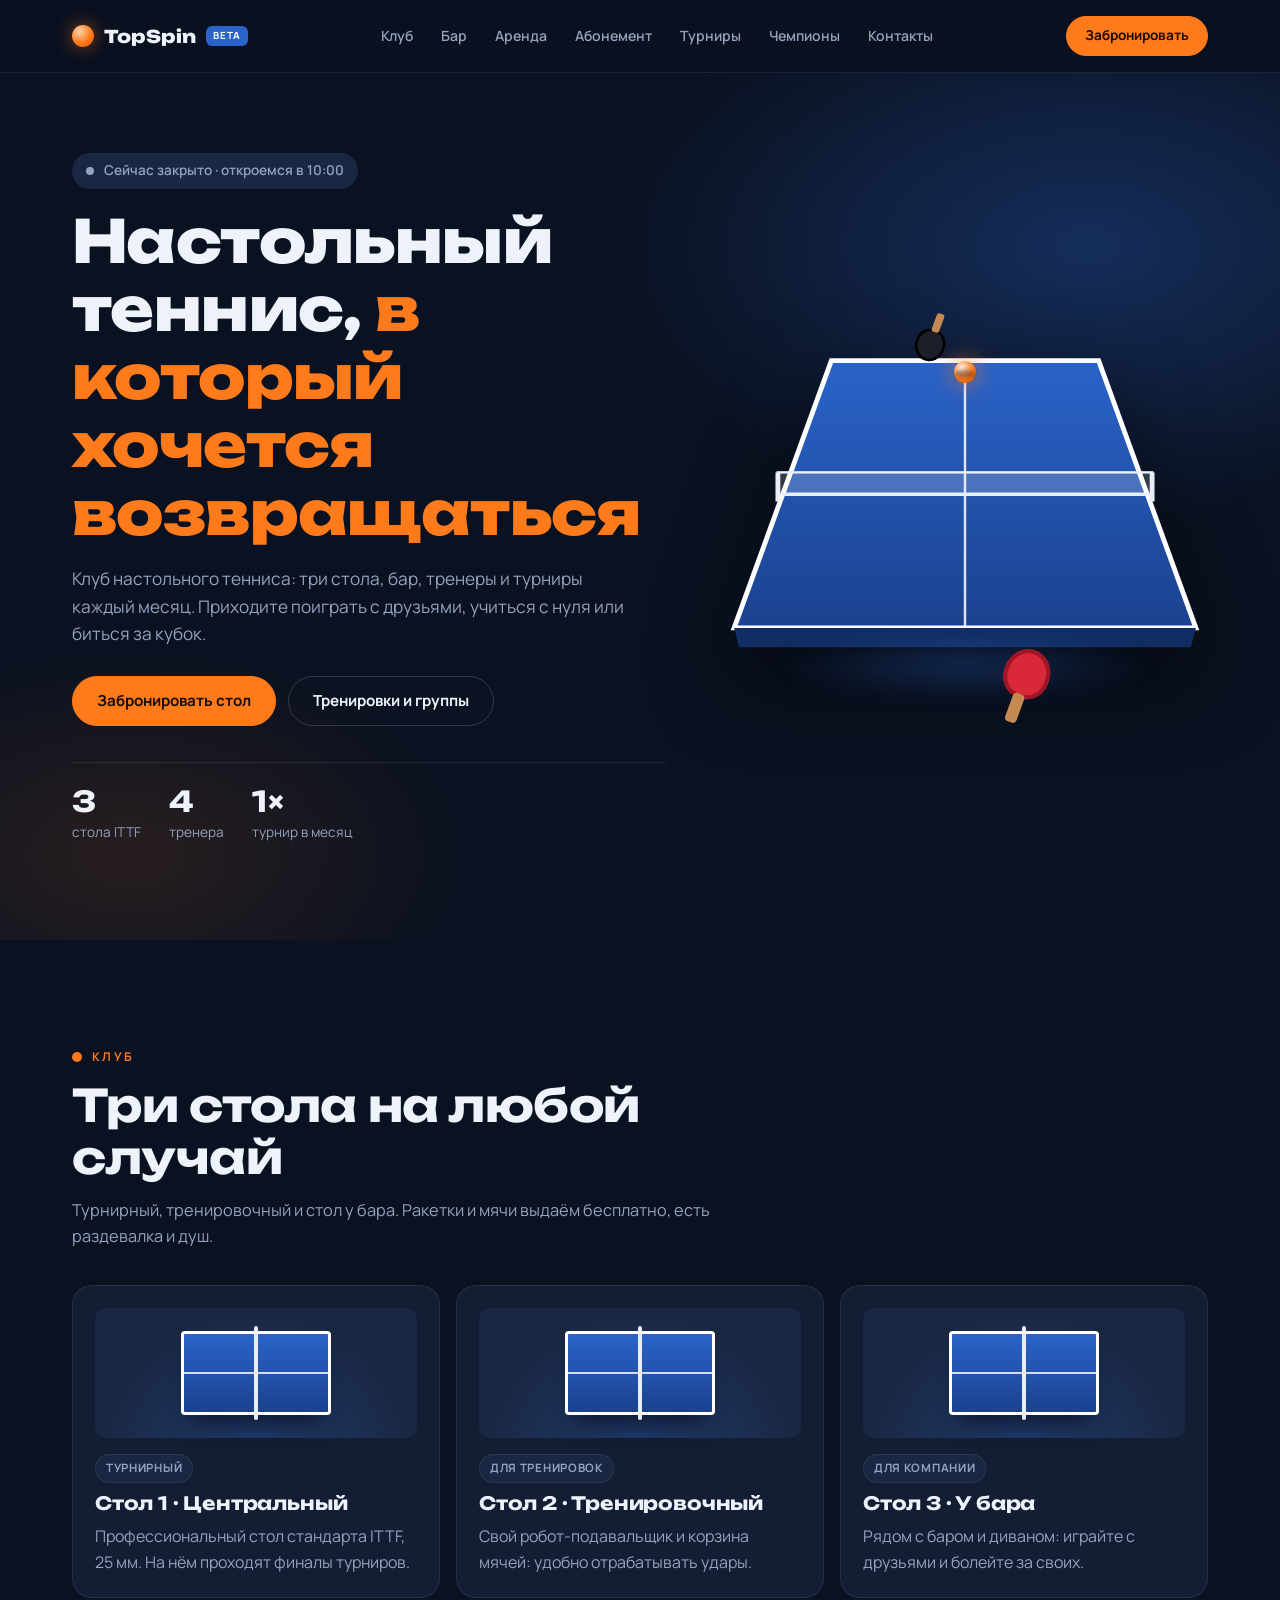
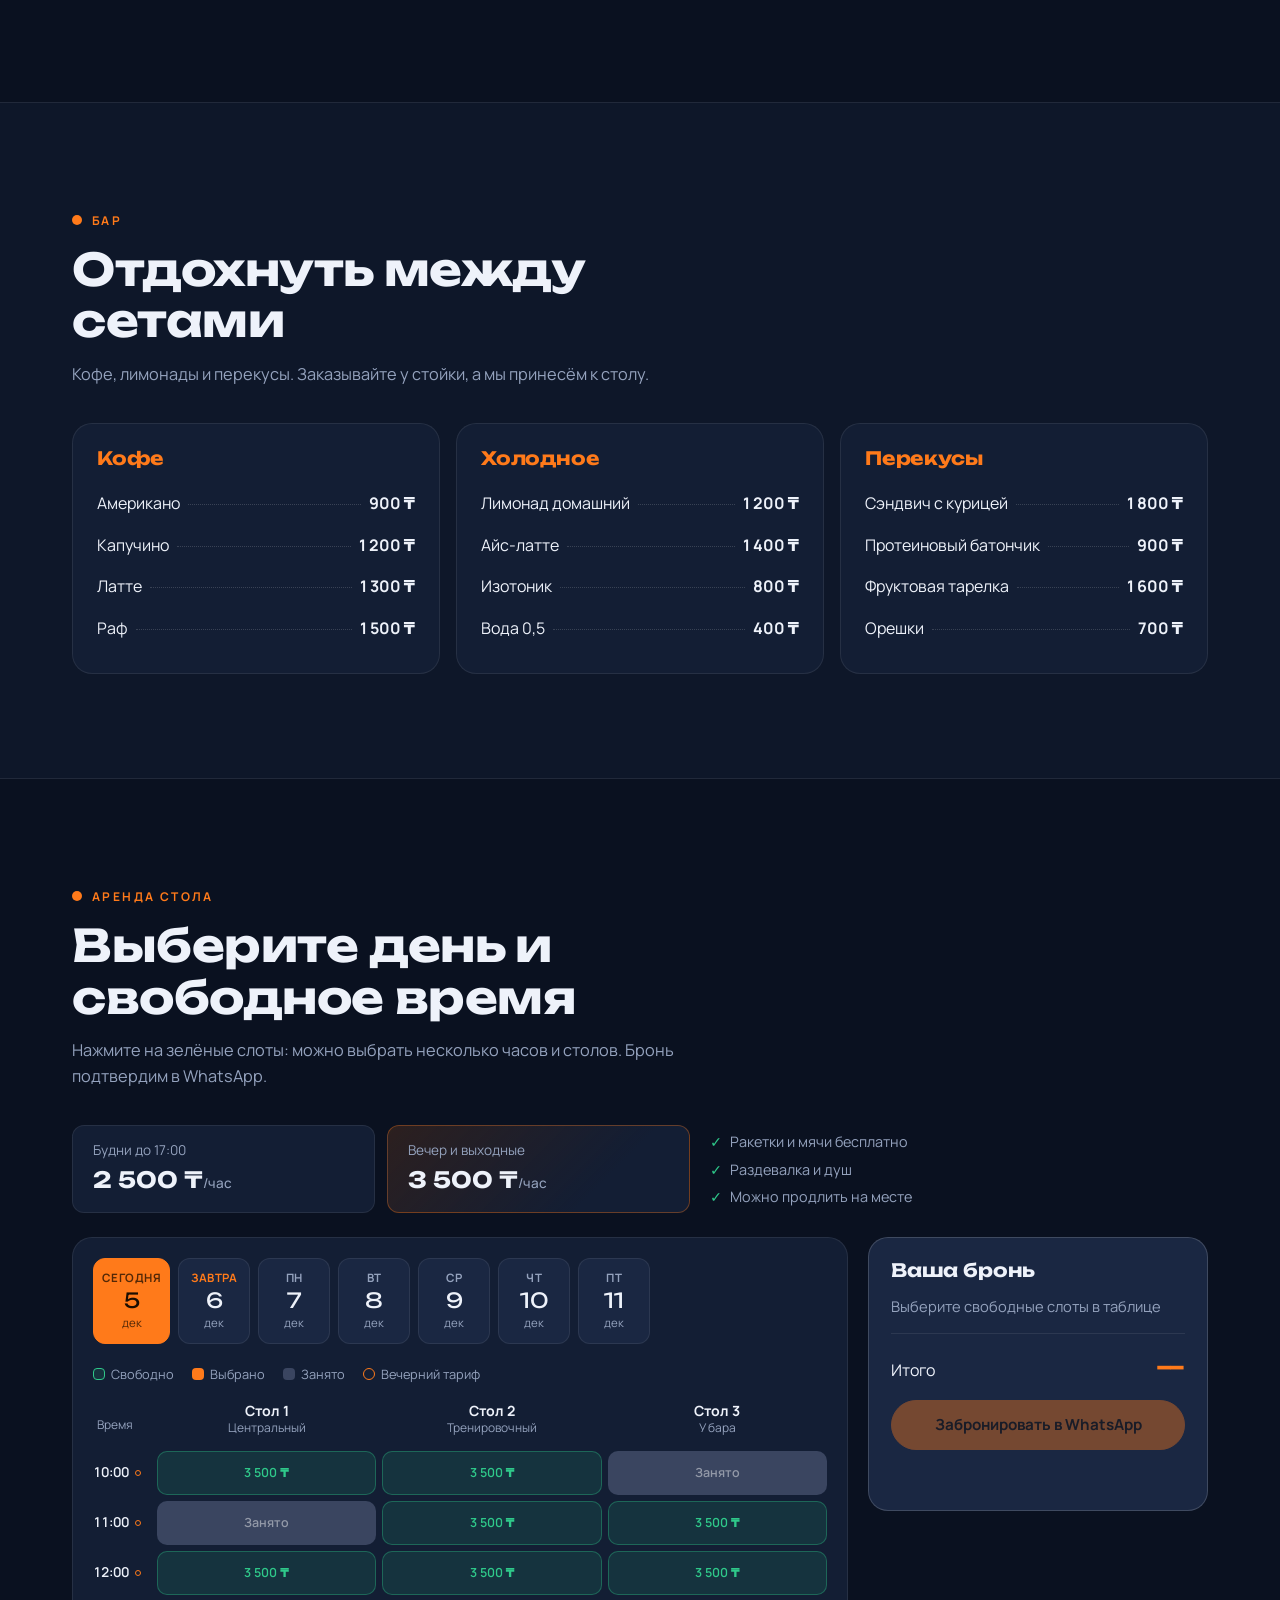
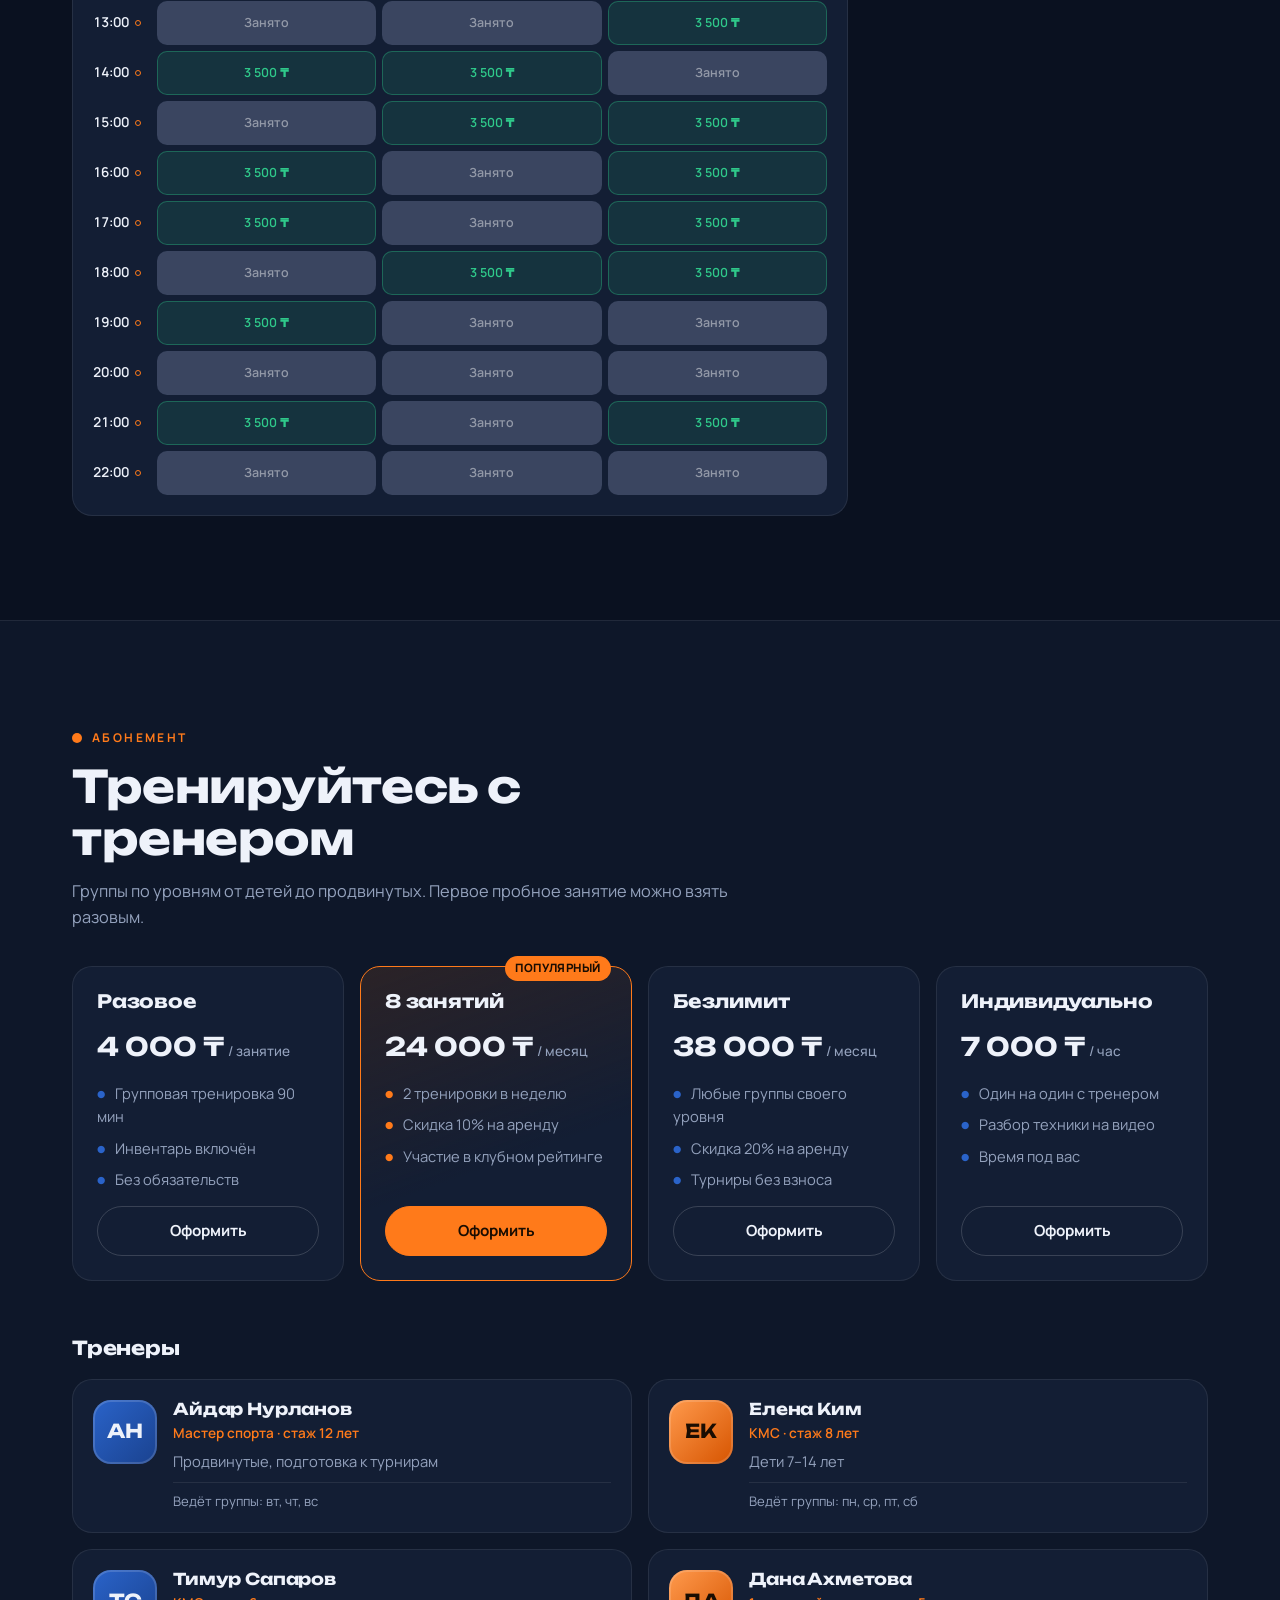
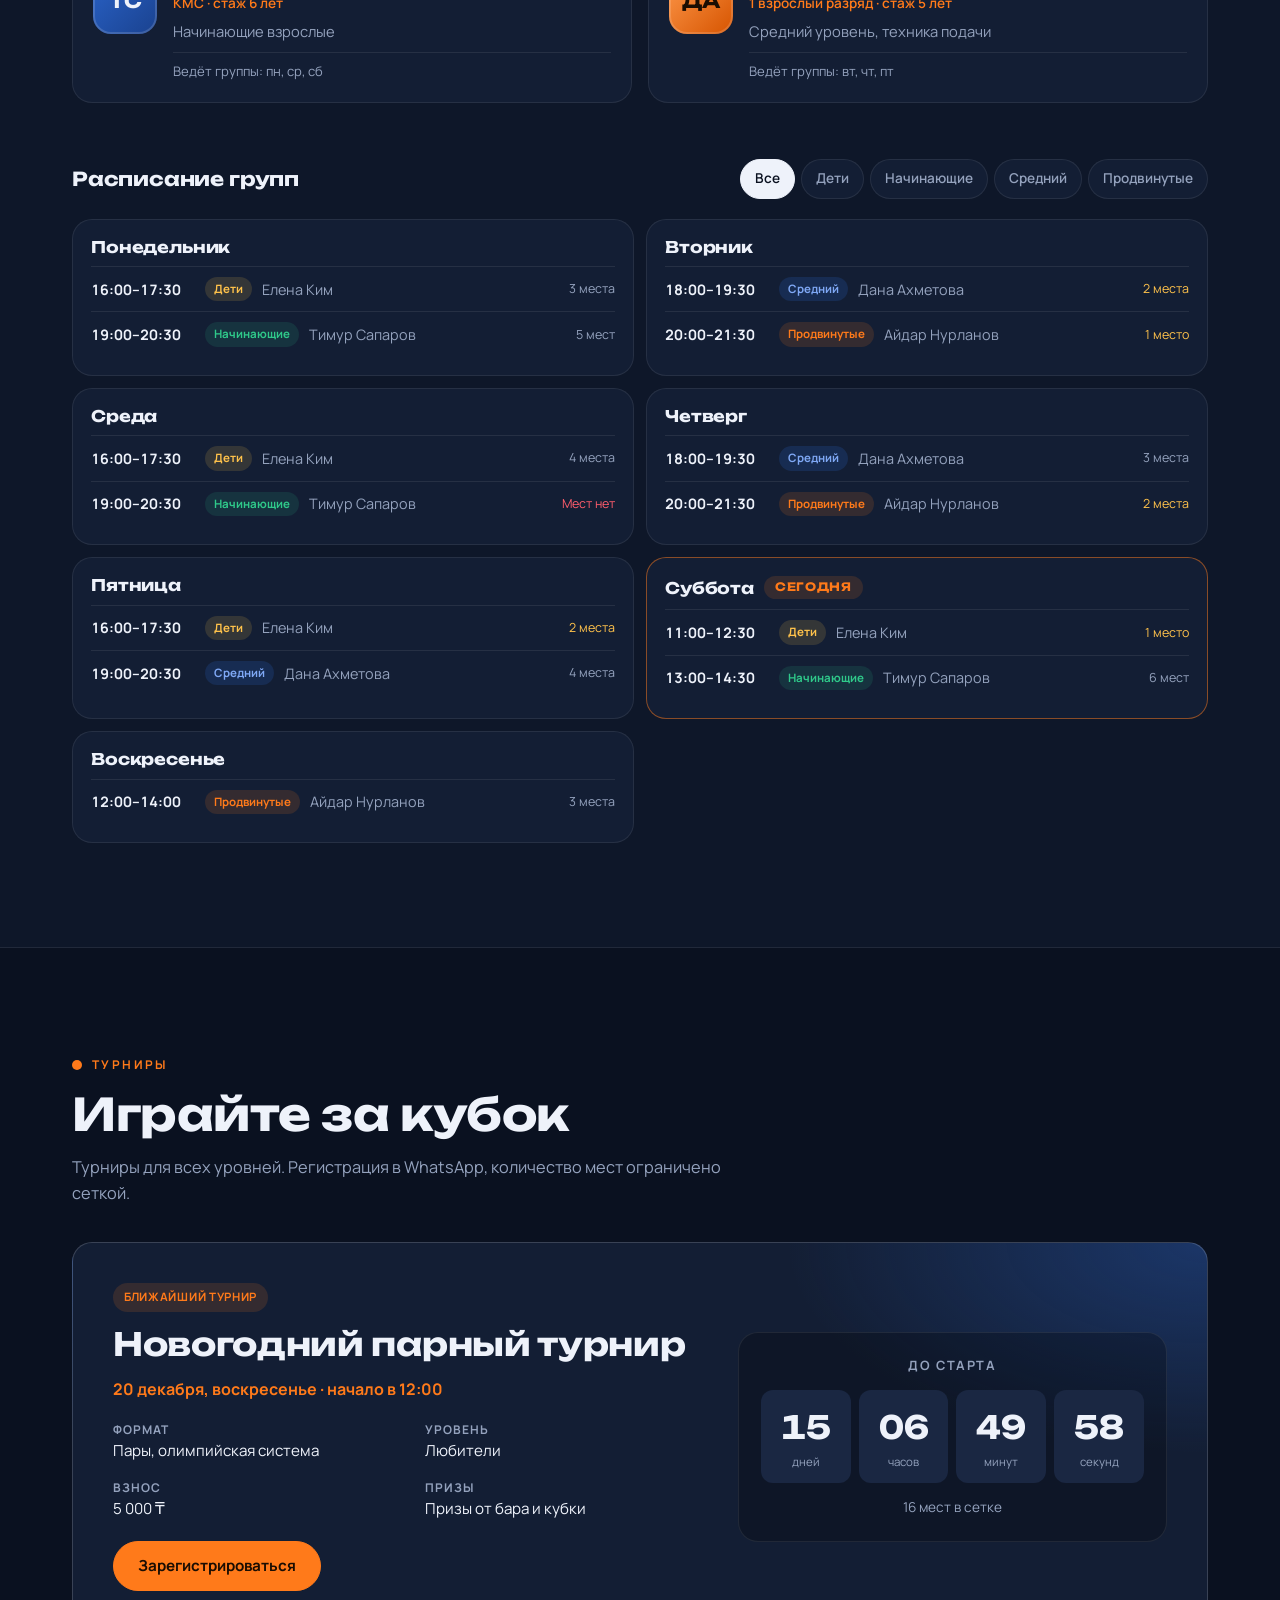
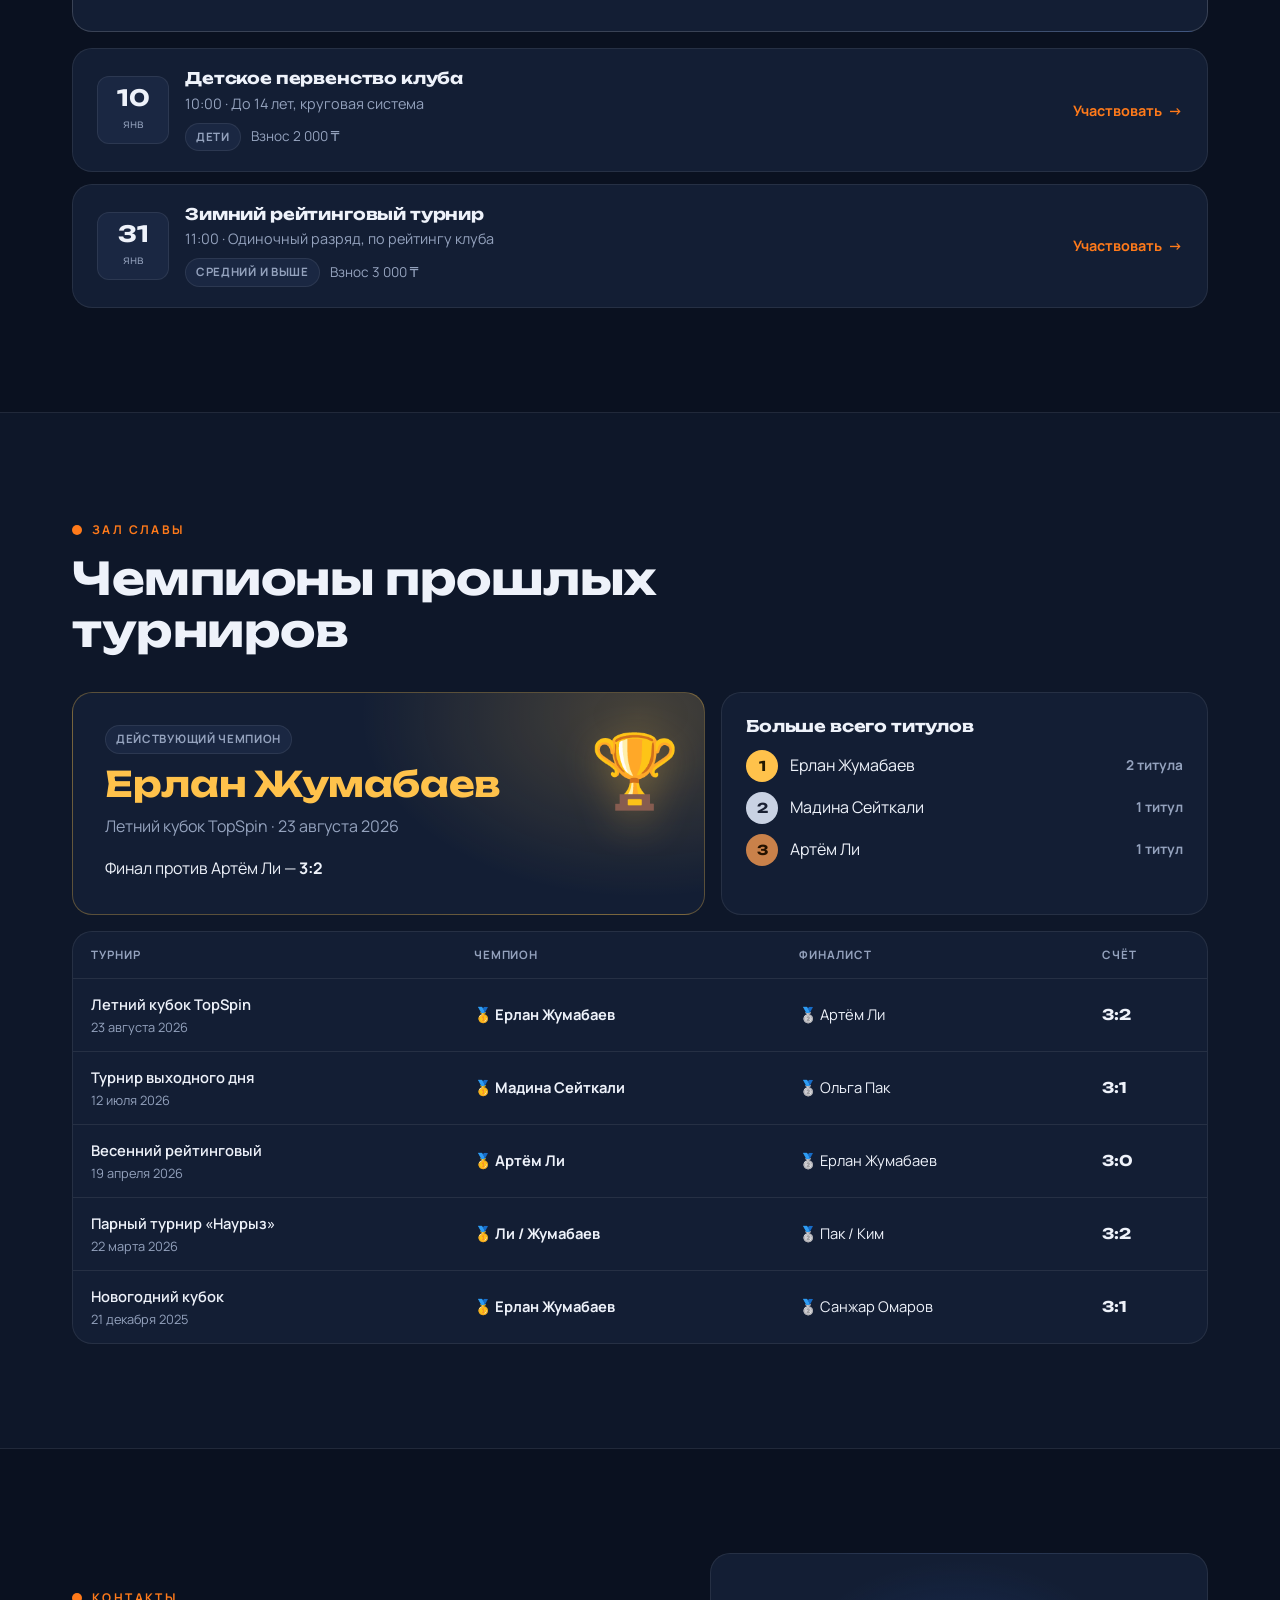
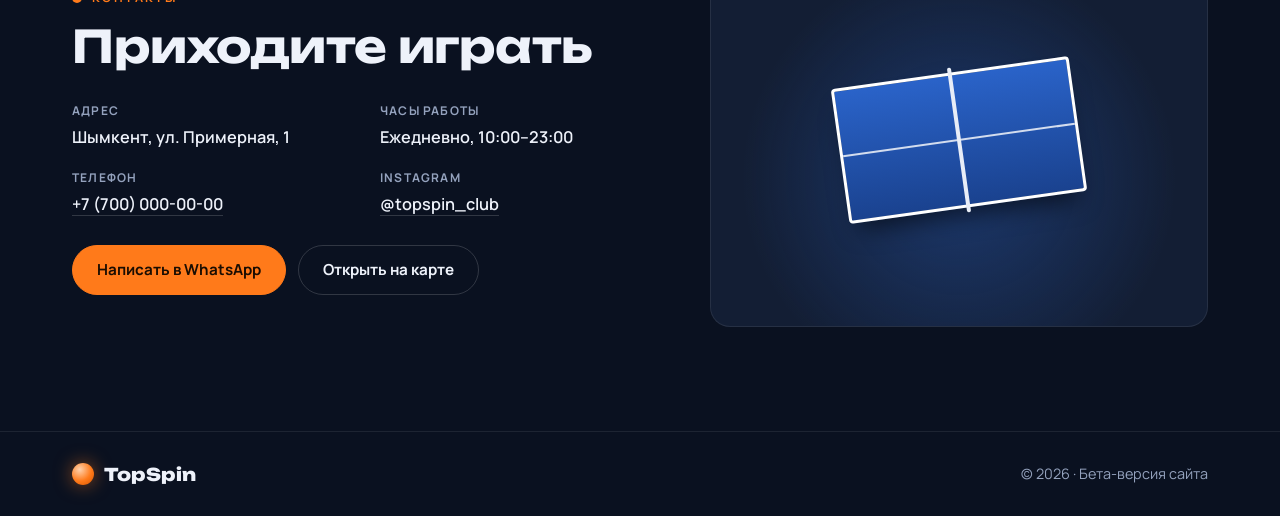
<file: index.html>
<!doctype html>
<html lang="ru">
<head>
  <meta charset="utf-8">
  <meta name="viewport" content="width=device-width, initial-scale=1">
  <title>TopSpin · Настольный теннис</title>
  <meta name="description" content="Клуб настольного тенниса: 3 стола, бар, аренда стола онлайн, абонементы и группы с тренерами, турниры и зал чемпионов.">
  <meta name="theme-color" content="#0a1120">
  <link rel="icon" href="data:image/svg+xml,%3Csvg xmlns='http://www.w3.org/2000/svg' viewBox='0 0 32 32'%3E%3Ccircle cx='16' cy='16' r='13' fill='%23ff7a1a'/%3E%3C/svg%3E">
  <link rel="preconnect" href="https://fonts.googleapis.com">
  <link rel="preconnect" href="https://fonts.gstatic.com" crossorigin>
  <link href="https://fonts.googleapis.com/css2?family=Unbounded:wght@500;700;800&family=Manrope:wght@400;500;600;700&display=swap" rel="stylesheet">
  <link rel="stylesheet" href="css/styles.css">
</head>
<body>

  <header class="nav" id="top">
    <div class="wrap nav__inner">
      <a href="#top" class="logo" aria-label="На главную">
        <span class="logo__ball" aria-hidden="true"></span>
        <span data-text="name">TopSpin</span>
        <span class="beta">beta</span>
      </a>
      <nav class="nav__links" aria-label="Разделы">
        <a href="#club">Клуб</a>
        <a href="#bar">Бар</a>
        <a href="#rent">Аренда</a>
        <a href="#subscription">Абонемент</a>
        <a href="#tournaments">Турниры</a>
        <a href="#champions">Чемпионы</a>
        <a href="#contacts">Контакты</a>
      </nav>
      <a class="btn btn--small nav__cta" href="#rent">Забронировать</a>
    </div>
  </header>

  <main>
    <!-- HERO -->
    <section class="hero">
      <div class="wrap hero__inner">
        <div class="hero__text">
          <p class="status" data-status><i></i>Проверяем столы…</p>
          <h1>Настольный теннис, <span class="accent">в который хочется возвращаться</span></h1>
          <p class="hero__lead"><span data-text="tagline">Клуб настольного тенниса</span>: три стола, бар, тренеры и турниры каждый месяц. Приходите поиграть с друзьями, учиться с нуля или биться за кубок.</p>
          <div class="hero__actions">
            <a class="btn" href="#rent">Забронировать стол</a>
            <a class="btn btn--ghost" href="#subscription">Тренировки и группы</a>
          </div>
          <ul class="hero__facts">
            <li><strong data-text="tables">3</strong><span>стола ITTF</span></li>
            <li><strong data-text="trainers">4</strong><span>тренера</span></li>
            <li><strong>1×</strong><span>турнир в месяц</span></li>
          </ul>
        </div>

        <div class="court" aria-hidden="true">
          <svg class="court__table" viewBox="0 0 400 300">
            <defs>
              <linearGradient id="tableTop" x1="0" y1="0" x2="0" y2="1">
                <stop offset="0" stop-color="#2a63c9"/>
                <stop offset="1" stop-color="#1a428f"/>
              </linearGradient>
            </defs>
            <polygon points="90,40 310,40 390,260 10,260" fill="url(#tableTop)"/>
            <polygon points="90,40 310,40 390,260 10,260" fill="none" stroke="#fff" stroke-width="4"/>
            <line x1="200" y1="40" x2="200" y2="260" stroke="#fff" stroke-width="2" opacity=".85"/>
            <polygon points="10,260 390,260 386,276 14,276" fill="#122d63"/>
            <line x1="52" y1="150" x2="348" y2="150" stroke="#e8edf7" stroke-width="3"/>
            <rect x="46" y="132" width="308" height="18" fill="rgba(255,255,255,.18)" stroke="#e8edf7" stroke-width="2"/>
            <line x1="46" y1="132" x2="46" y2="156" stroke="#e8edf7" stroke-width="4"/>
            <line x1="354" y1="132" x2="354" y2="156" stroke="#e8edf7" stroke-width="4"/>
          </svg>
          <div class="court__shadow"></div>
          <div class="court__ball-y"><div class="court__ball"></div></div>
          <span class="court__paddle court__paddle--a"></span>
          <span class="court__paddle court__paddle--b"></span>
        </div>
      </div>
    </section>

    <!-- CLUB -->
    <section class="section" id="club">
      <div class="wrap">
        <header class="section__head reveal">
          <p class="eyebrow">Клуб</p>
          <h2>Три стола на любой случай</h2>
          <p class="section__sub">Турнирный, тренировочный и стол у бара. Ракетки и мячи выдаём бесплатно, есть раздевалка и душ.</p>
        </header>
        <div class="tables-grid reveal" data-render="tables"></div>
      </div>
    </section>

    <!-- BAR -->
    <section class="section section--alt" id="bar">
      <div class="wrap bar">
        <header class="section__head reveal">
          <p class="eyebrow">Бар</p>
          <h2>Отдохнуть между сетами</h2>
          <p class="section__sub">Кофе, лимонады и перекусы. Заказывайте у стойки, а мы принесём к столу.</p>
        </header>
        <div class="menus reveal" data-render="bar"></div>
      </div>
    </section>

    <!-- RENT -->
    <section class="section" id="rent">
      <div class="wrap">
        <header class="section__head reveal">
          <p class="eyebrow">Аренда стола</p>
          <h2>Выберите день и свободное время</h2>
          <p class="section__sub">Нажмите на зелёные слоты: можно выбрать несколько часов и столов. Бронь подтвердим в WhatsApp.</p>
        </header>

        <div class="pricing reveal" data-render="pricing"></div>

        <div class="booking reveal">
          <div class="booking__main">
            <div class="days" data-booking="days" role="group" aria-label="Выбор дня"></div>
            <div class="legend">
              <span><i class="lg lg--free"></i>Свободно</span>
              <span><i class="lg lg--sel"></i>Выбрано</span>
              <span><i class="lg lg--busy"></i>Занято</span>
              <span><i class="lg lg--eve"></i>Вечерний тариф</span>
            </div>
            <div class="grid-scroll">
              <div class="grid" data-booking="grid"></div>
            </div>
          </div>

          <aside class="summary is-empty" data-booking="summary" aria-live="polite">
            <h3>Ваша бронь</h3>
            <ul class="summary__list" data-booking="list"></ul>
            <div class="summary__total"><span>Итого</span><strong data-booking="total">—</strong></div>
            <a class="btn btn--block" data-booking="submit" href="#rent" aria-disabled="true" target="_blank" rel="noopener">Забронировать в WhatsApp</a>
            <button type="button" class="summary__clear" data-booking="clear">Очистить выбор</button>
          </aside>
        </div>
      </div>
    </section>

    <!-- SUBSCRIPTION -->
    <section class="section section--alt" id="subscription">
      <div class="wrap">
        <header class="section__head reveal">
          <p class="eyebrow">Абонемент</p>
          <h2>Тренируйтесь с тренером</h2>
          <p class="section__sub">Группы по уровням от детей до продвинутых. Первое пробное занятие можно взять разовым.</p>
        </header>
        <div class="plans reveal" data-render="plans"></div>

        <h3 class="sub-title reveal">Тренеры</h3>
        <div class="trainers reveal" data-render="trainers"></div>

        <div id="schedule" class="schedule reveal">
          <div class="schedule__head">
            <h3 class="sub-title">Расписание групп</h3>
            <div class="filters" data-schedule="filters" role="group" aria-label="Фильтр по уровню"></div>
          </div>
          <div class="schedule__list" data-schedule="list"></div>
        </div>
      </div>
    </section>

    <!-- TOURNAMENTS -->
    <section class="section" id="tournaments">
      <div class="wrap">
        <header class="section__head reveal">
          <p class="eyebrow">Турниры</p>
          <h2>Играйте за кубок</h2>
          <p class="section__sub">Турниры для всех уровней. Регистрация в WhatsApp, количество мест ограничено сеткой.</p>
        </header>
        <div class="next-t reveal" data-render="next-tournament"></div>
        <div class="t-list reveal" data-render="tournaments"></div>
      </div>
    </section>

    <!-- CHAMPIONS -->
    <section class="section section--alt" id="champions">
      <div class="wrap">
        <header class="section__head reveal">
          <p class="eyebrow">Зал славы</p>
          <h2>Чемпионы прошлых турниров</h2>
        </header>
        <div class="champs reveal">
          <div class="podium" data-render="podium"></div>
          <div class="champs__side">
            <h3 class="sub-title">Больше всего титулов</h3>
            <ol class="leaders" data-render="leaders"></ol>
          </div>
        </div>
        <div class="champs-table reveal">
          <table>
            <thead><tr><th>Турнир</th><th>Чемпион</th><th class="hide-sm">Финалист</th><th>Счёт</th></tr></thead>
            <tbody data-render="champions"></tbody>
          </table>
        </div>
      </div>
    </section>

    <!-- CONTACTS -->
    <section class="section" id="contacts">
      <div class="wrap contacts reveal">
        <div>
          <p class="eyebrow">Контакты</p>
          <h2>Приходите играть</h2>
          <dl class="contacts__list">
            <div><dt>Адрес</dt><dd data-text="address">Шымкент, ул. Примерная, 1</dd></div>
            <div><dt>Часы работы</dt><dd data-text="hours">Ежедневно, 10:00–23:00</dd></div>
            <div><dt>Телефон</dt><dd><a data-link="phone" data-text="phone" href="#">+7 (700) 000-00-00</a></dd></div>
            <div><dt>Instagram</dt><dd><a data-link="instagram" data-text="instagram" href="#">@topspin_club</a></dd></div>
          </dl>
          <div class="hero__actions">
            <a class="btn" data-link="whatsapp" href="#">Написать в WhatsApp</a>
            <a class="btn btn--ghost" data-link="map" href="#">Открыть на карте</a>
          </div>
        </div>
        <div class="contacts__card" aria-hidden="true">
          <span class="mini-table mini-table--big"><i></i></span>
        </div>
      </div>
    </section>
  </main>

  <footer class="footer">
    <div class="wrap footer__inner">
      <span class="logo"><span class="logo__ball" aria-hidden="true"></span><span data-text="name">TopSpin</span></span>
      <span class="muted">© <span data-text="year">2026</span> · Бета-версия сайта</span>
    </div>
  </footer>

  <script src="js/data.js" defer></script>
  <script src="js/utils.js" defer></script>
  <script src="js/booking.js" defer></script>
  <script src="js/sections.js" defer></script>
  <script src="js/main.js" defer></script>
</body>
</html>
</file>
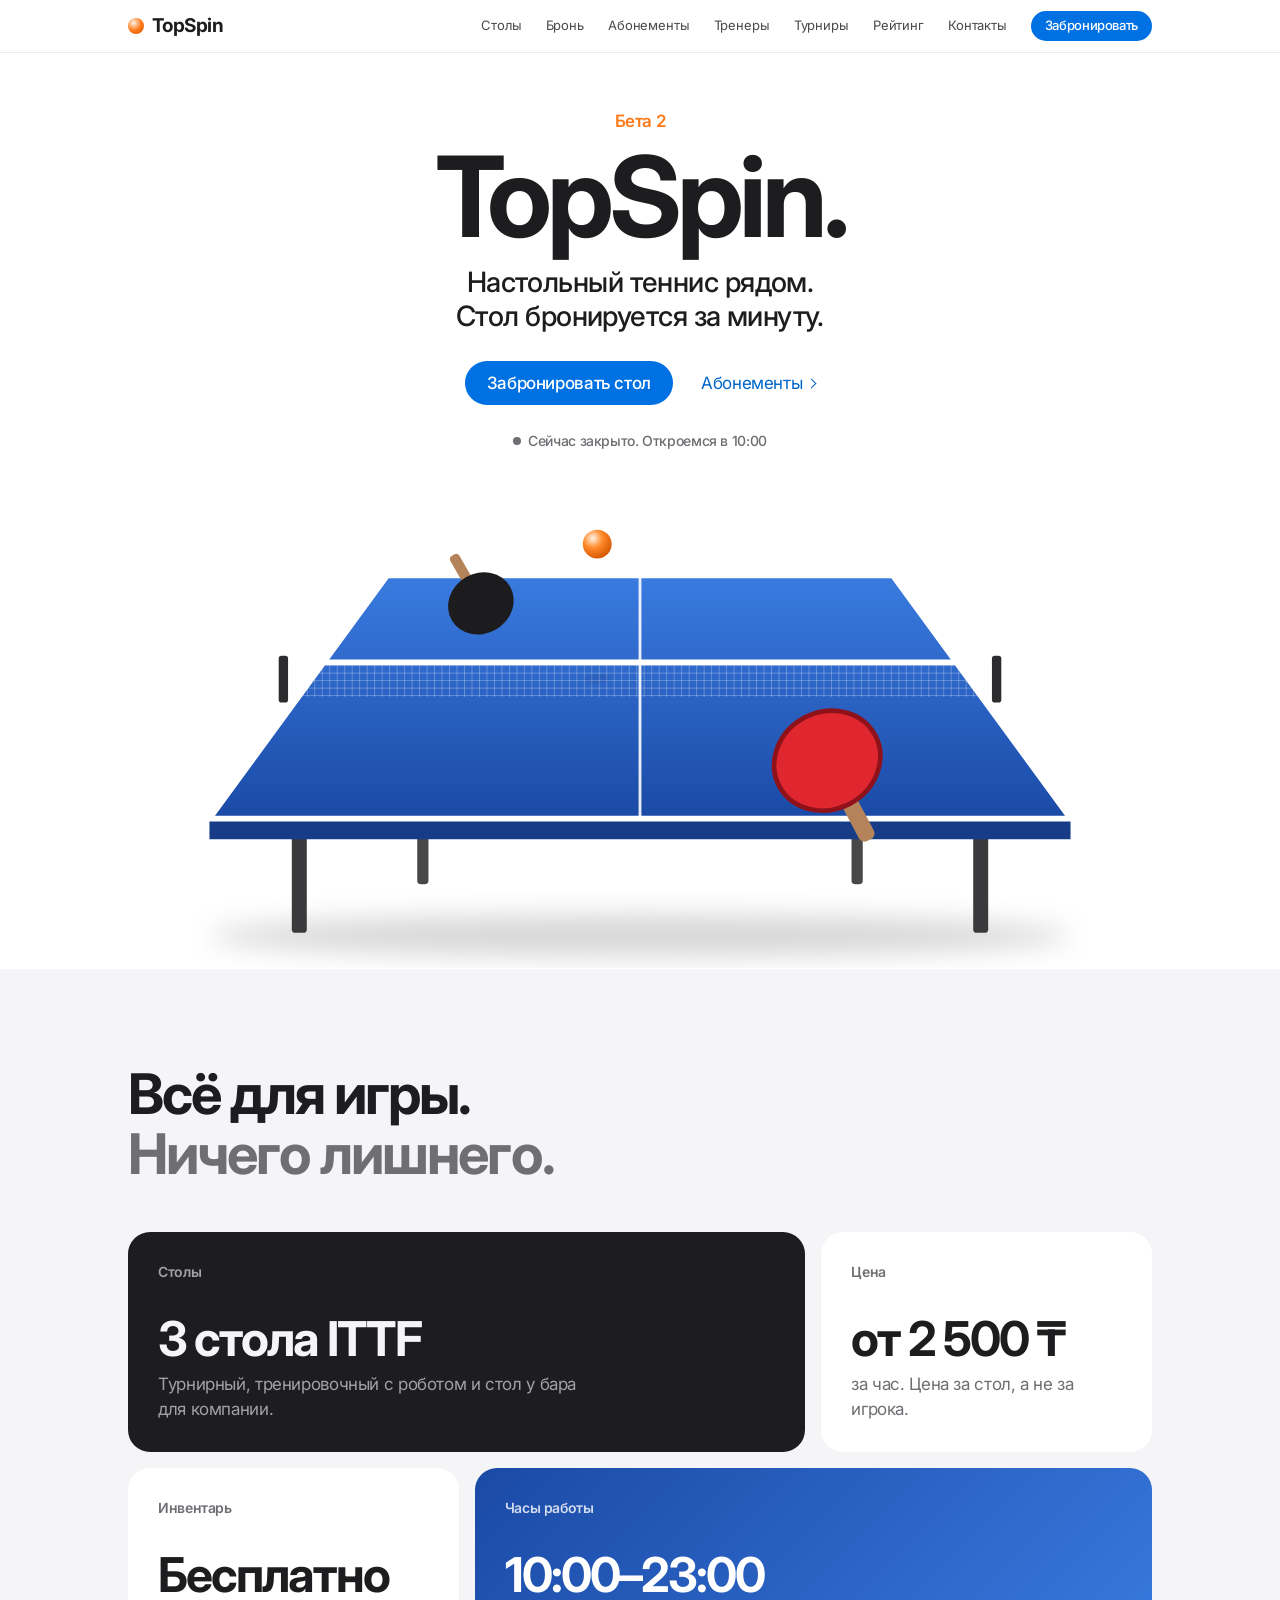
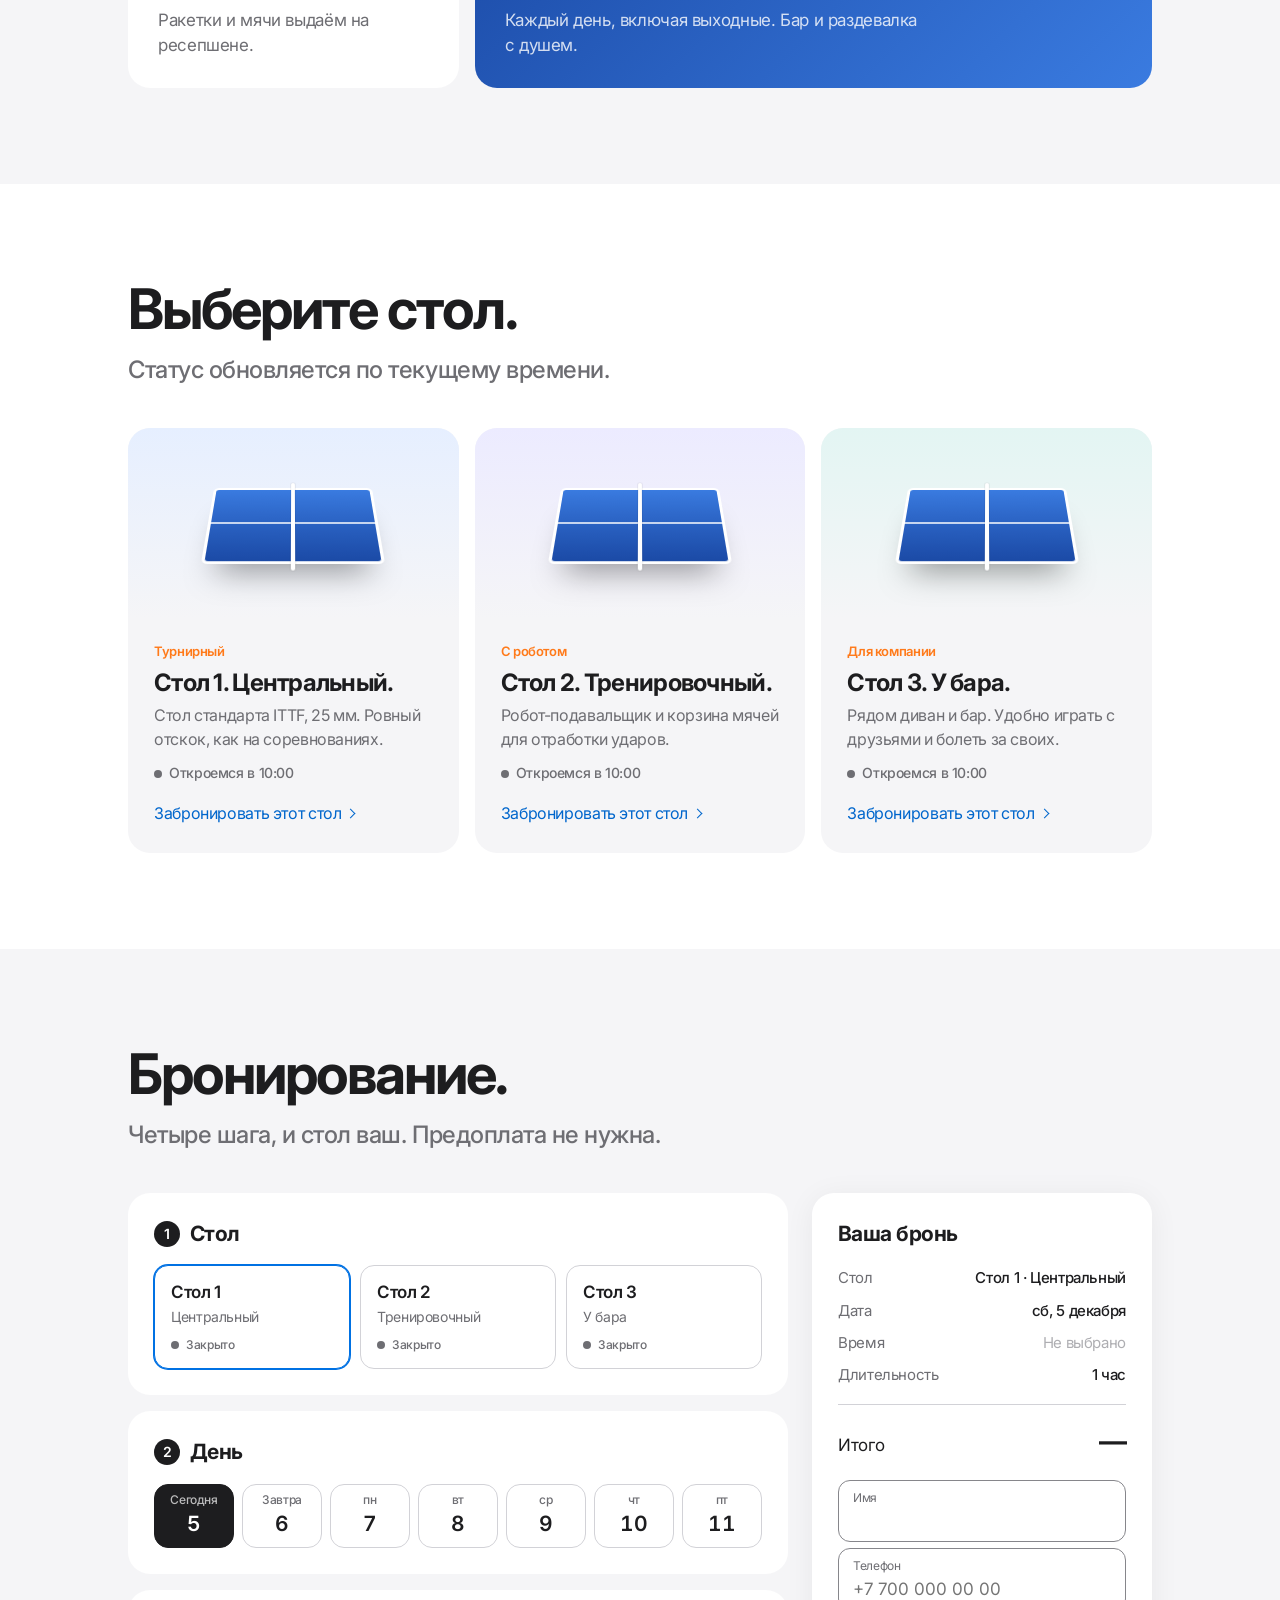
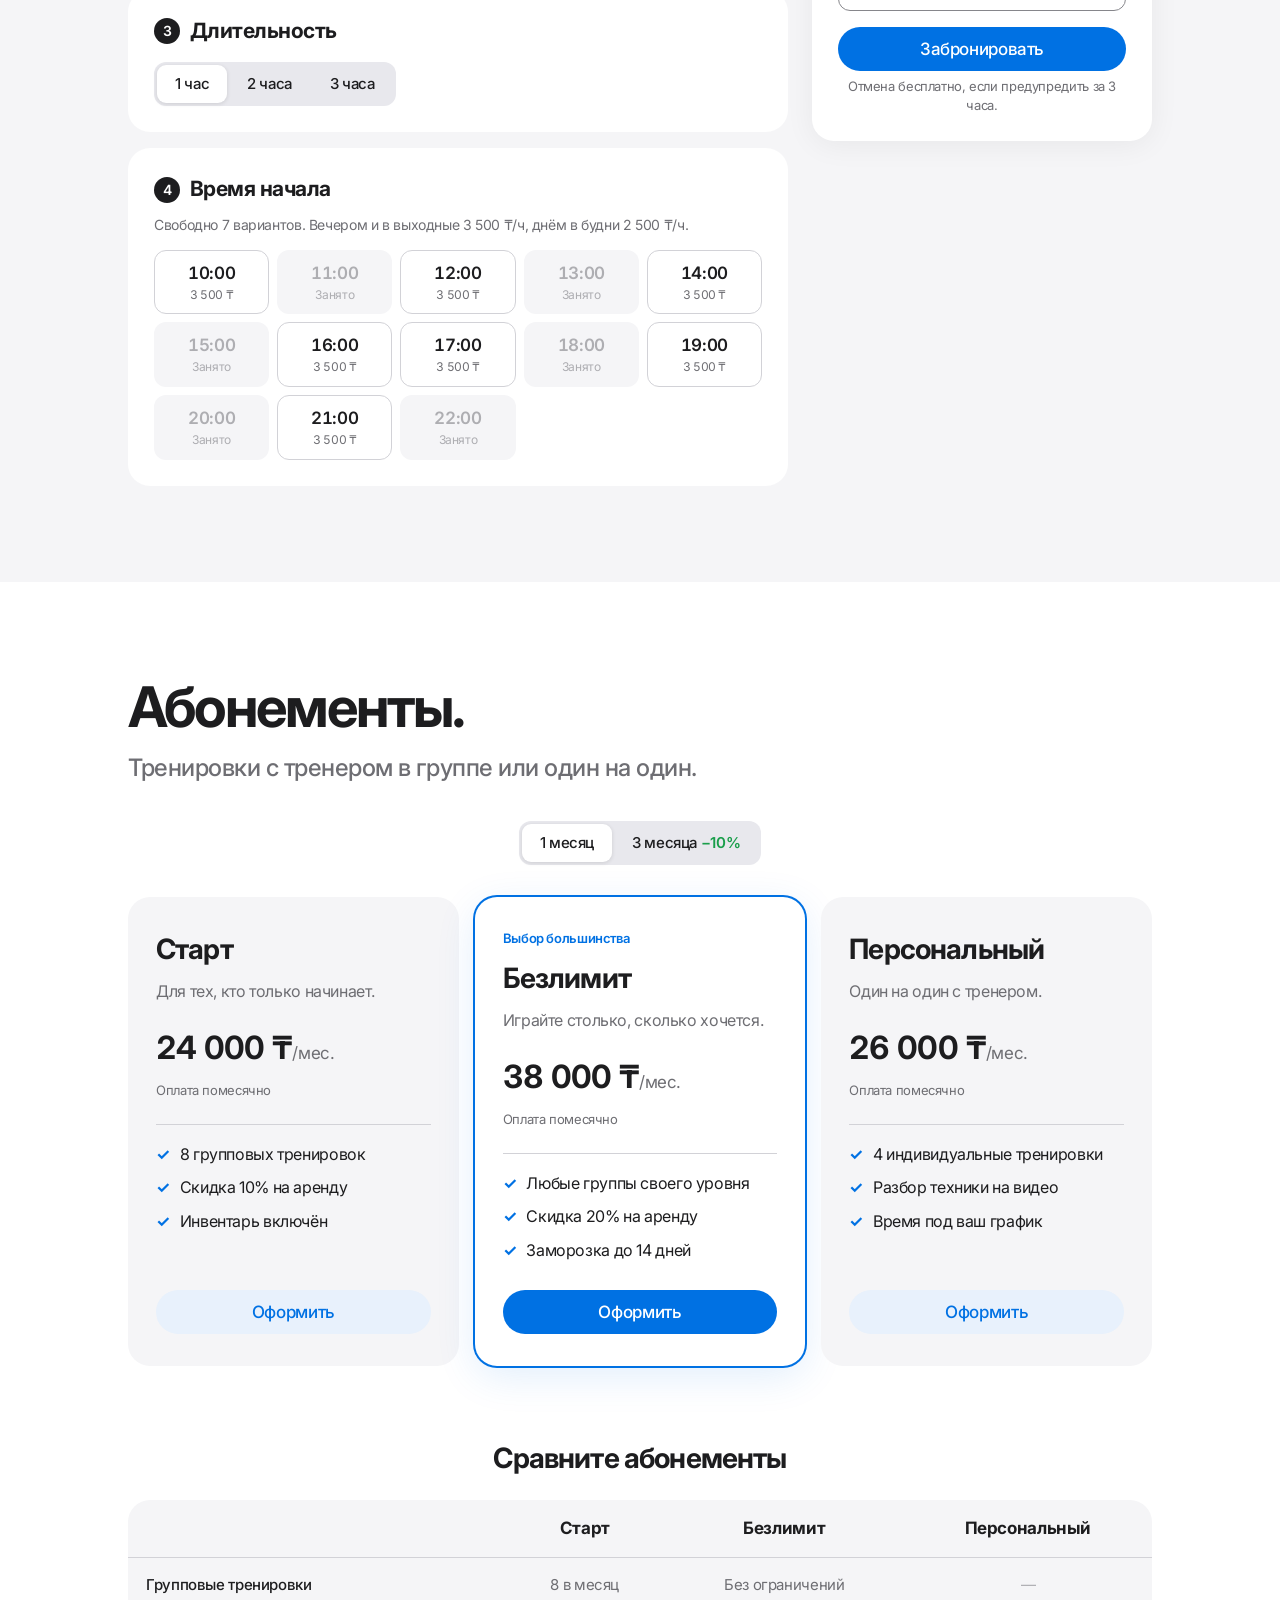
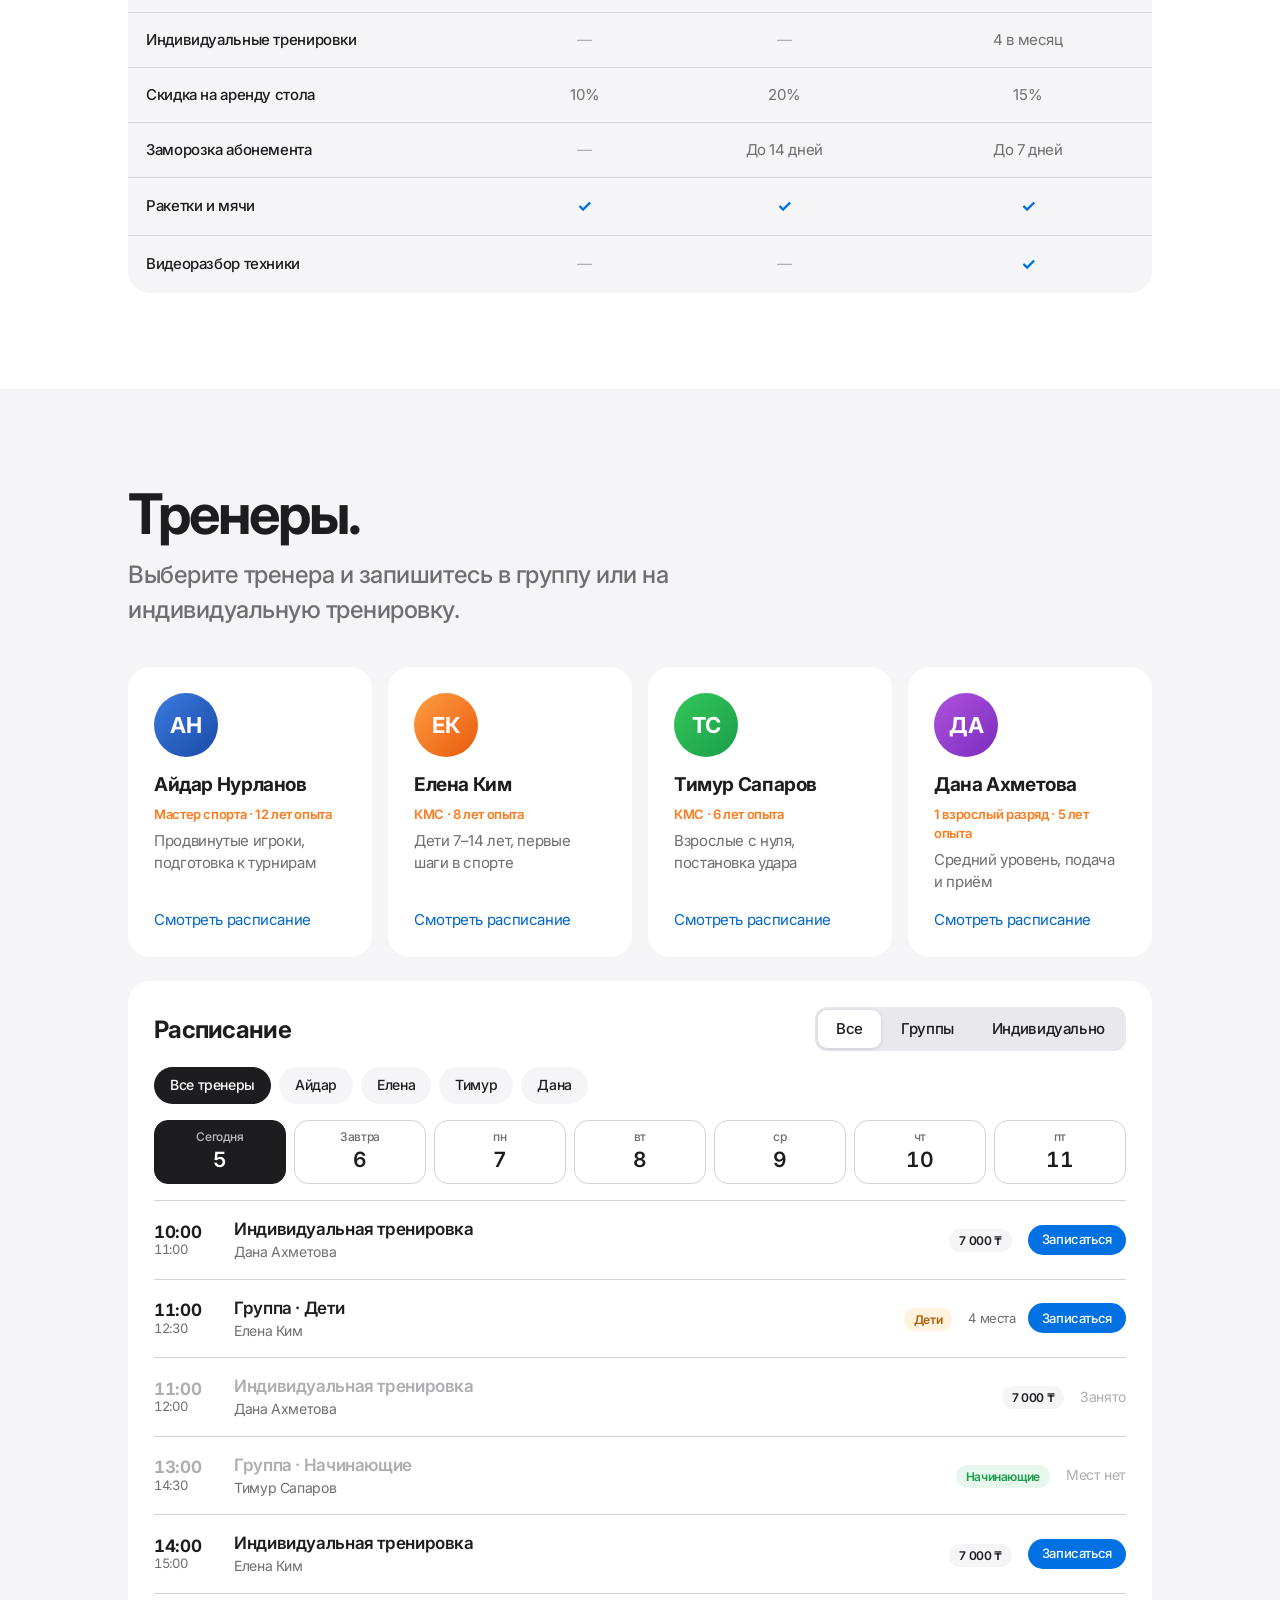
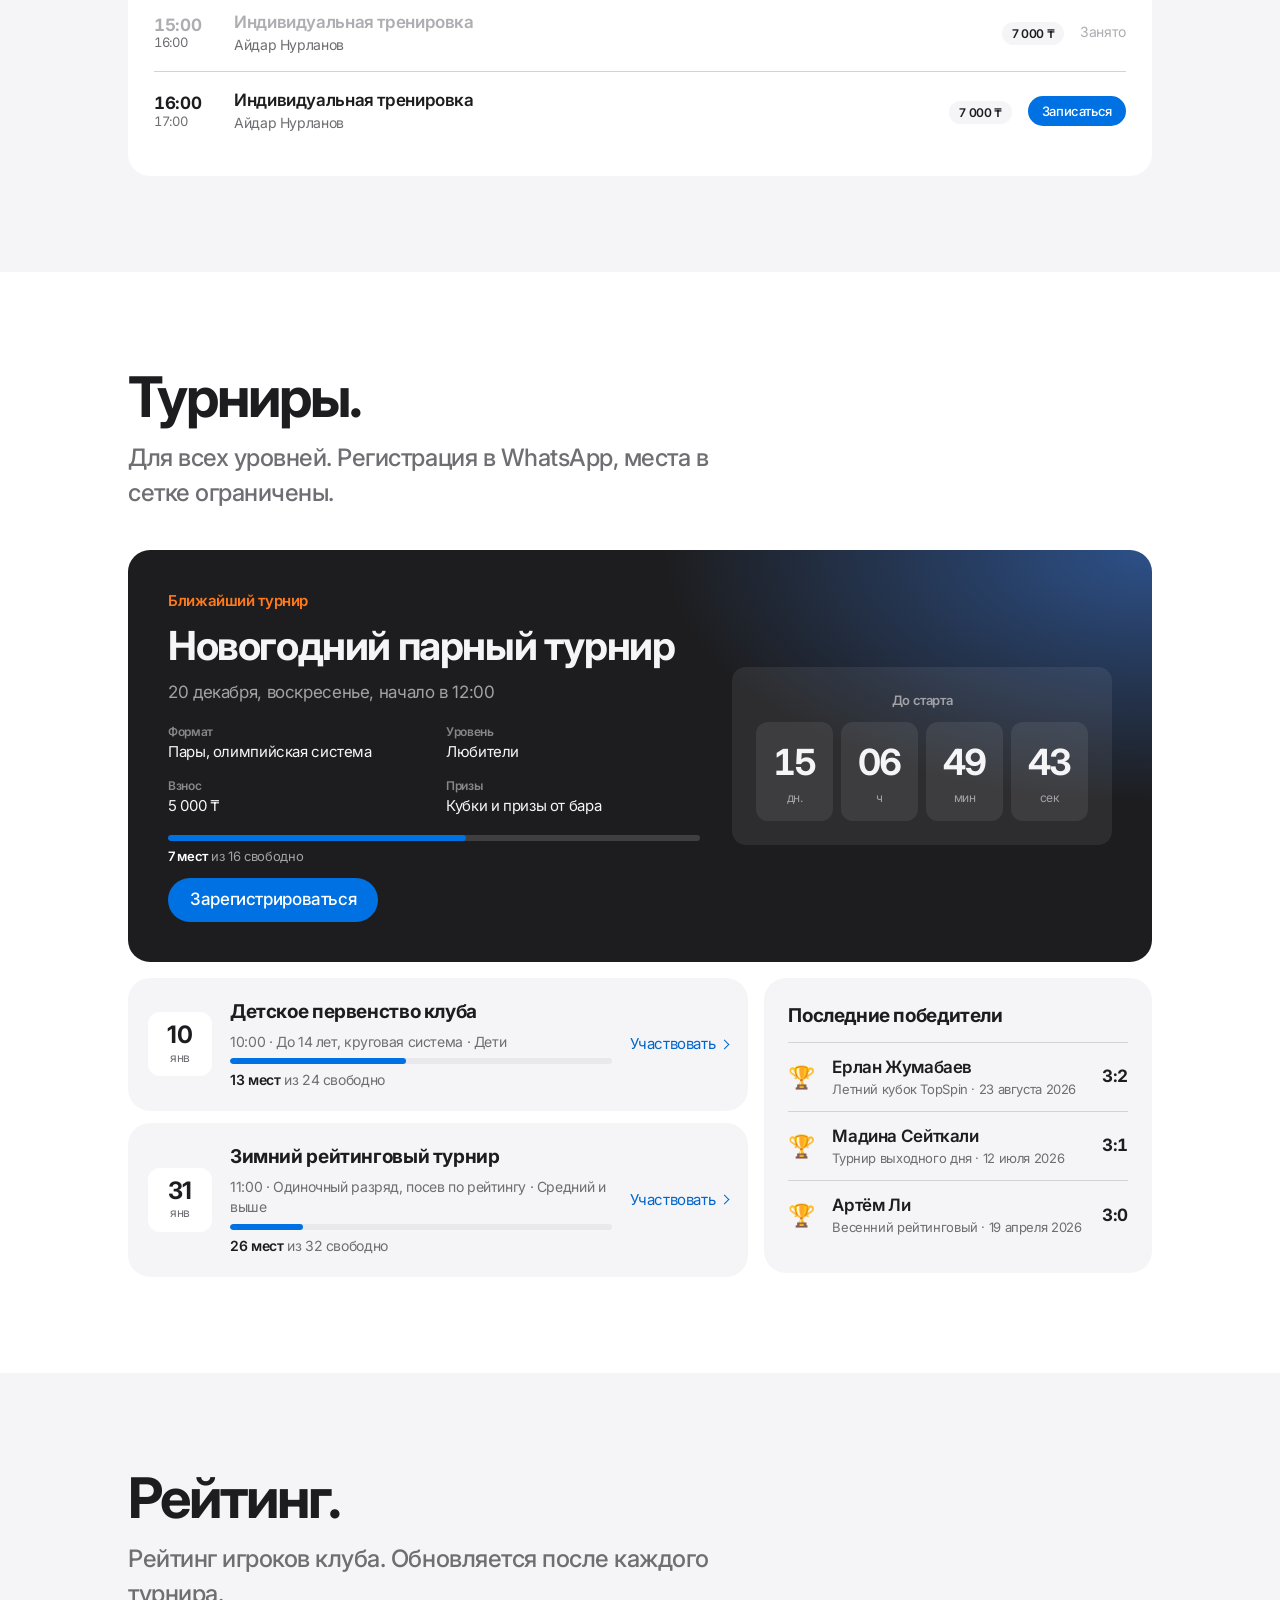
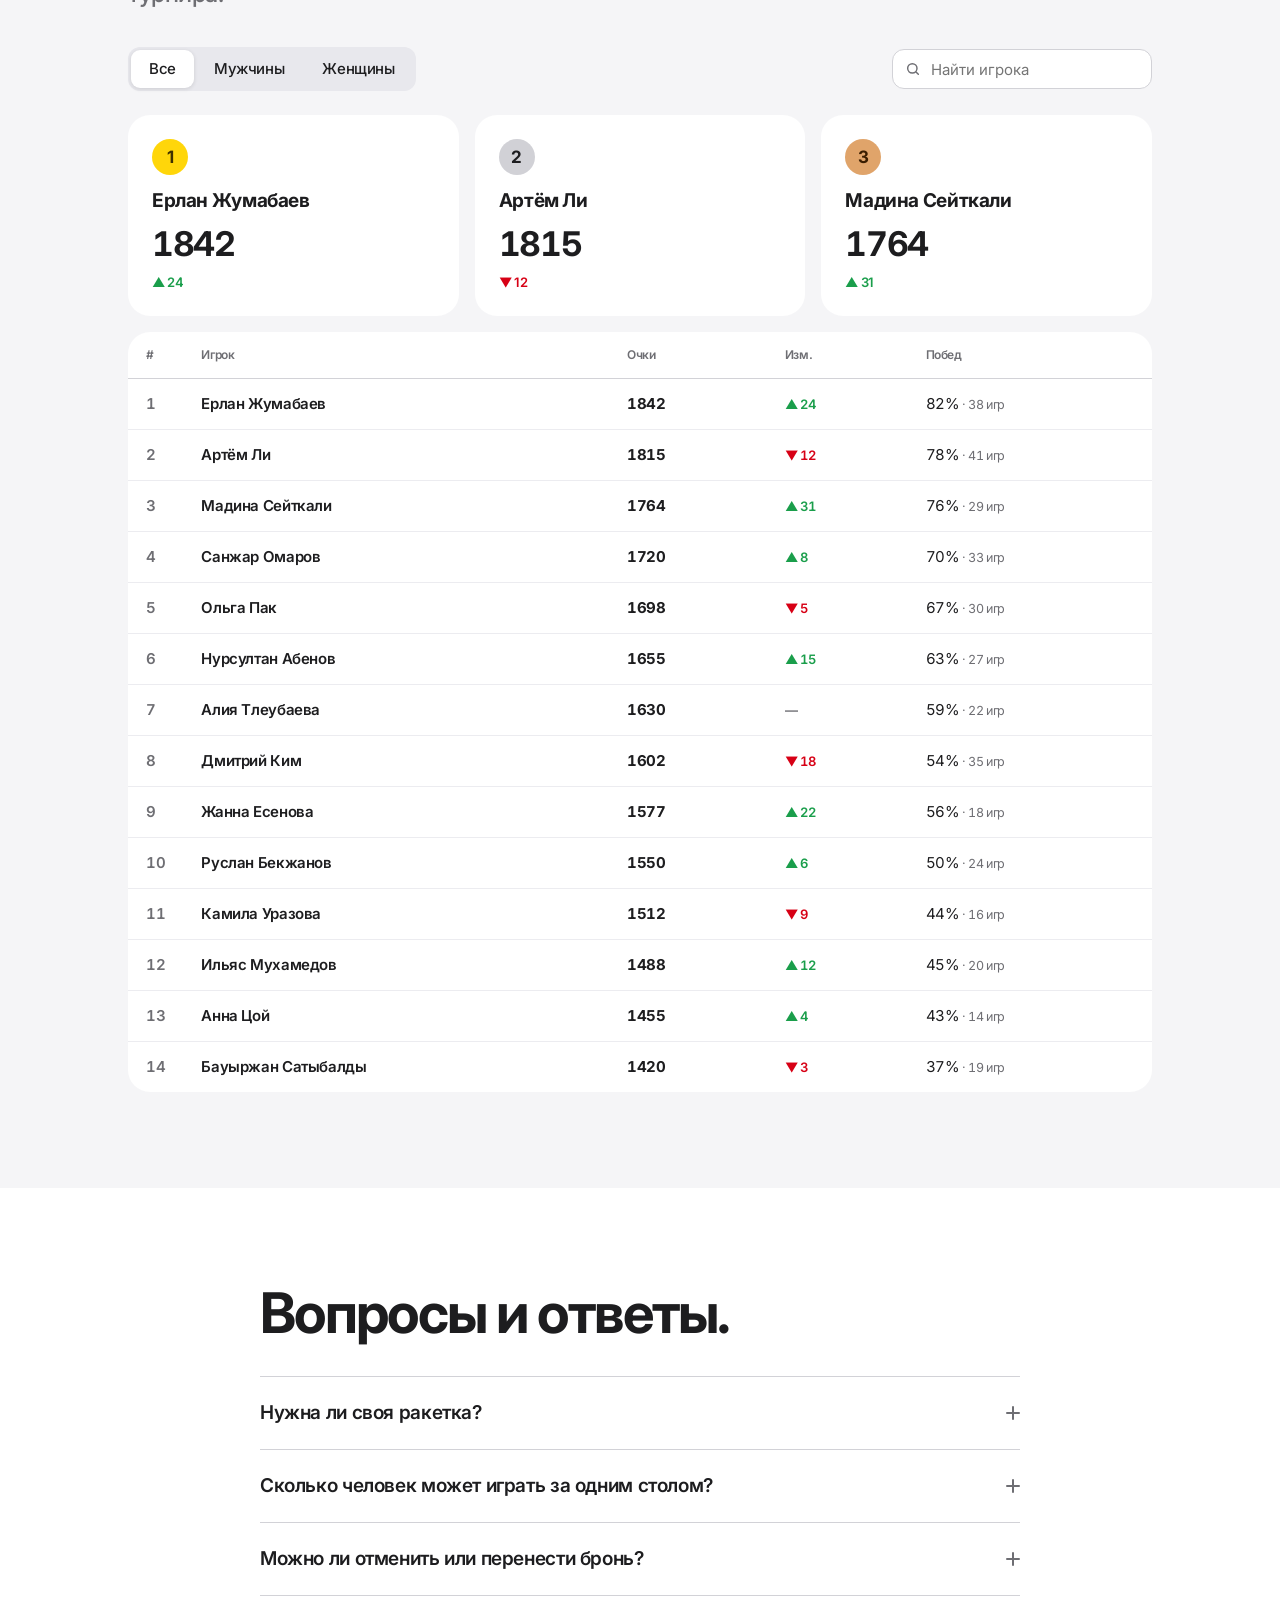
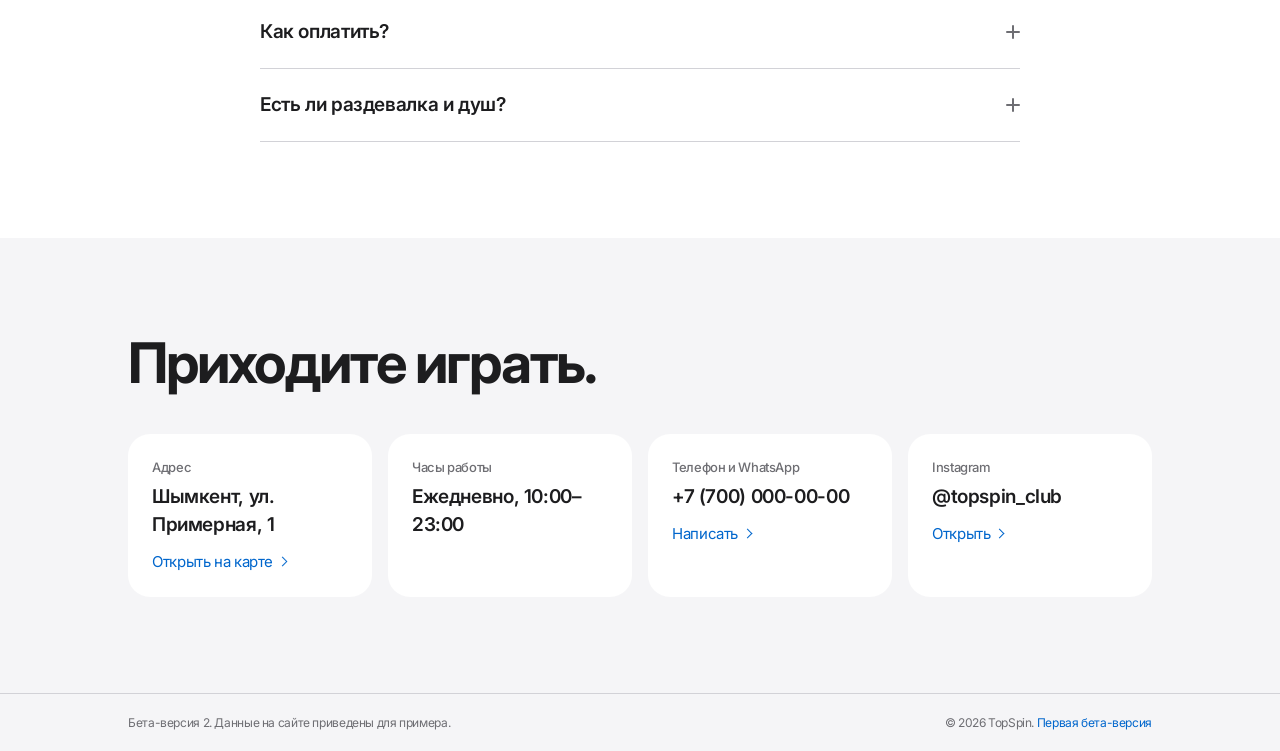
<file: v2/index.html>
<!doctype html>
<html lang="ru">
<head>
  <meta charset="utf-8">
  <meta name="viewport" content="width=device-width, initial-scale=1, viewport-fit=cover">
  <title>TopSpin · Настольный теннис</title>
  <meta name="description" content="Клуб настольного тенниса TopSpin: онлайн-бронирование столов, абонементы с тренерами. Бета 2.">
  <meta name="theme-color" content="#ffffff">
  <link rel="icon" href="data:image/svg+xml,%3Csvg xmlns='http://www.w3.org/2000/svg' viewBox='0 0 32 32'%3E%3Ccircle cx='16' cy='16' r='13' fill='%23ff7a1a'/%3E%3C/svg%3E">
  <link rel="preconnect" href="https://fonts.googleapis.com">
  <link rel="preconnect" href="https://fonts.gstatic.com" crossorigin>
  <link href="https://fonts.googleapis.com/css2?family=Inter:wght@400;500;600;700;800&display=swap" rel="stylesheet">
  <link rel="stylesheet" href="css/styles.css">
  <link rel="stylesheet" href="css/sections.css">
</head>
<body>

  <header class="gnav">
    <div class="gnav__inner">
      <a href="#top" class="brand" aria-label="TopSpin, наверх"><span class="brand__ball" aria-hidden="true"></span>TopSpin</a>
      <nav class="gnav__links" id="gnav-links" aria-label="Разделы">
        <a href="#tables">Столы</a>
        <a href="#booking">Бронь</a>
        <a href="#plans">Абонементы</a>
        <a href="#coaches">Тренеры</a>
        <a href="#tournaments">Турниры</a>
        <a href="#rating">Рейтинг</a>
        <a href="#contacts">Контакты</a>
      </nav>
      <a class="pill pill--sm gnav__cta" href="#booking">Забронировать</a>
      <button type="button" class="gnav__toggle" aria-expanded="false" aria-controls="gnav-links" aria-label="Меню">
        <span></span><span></span>
      </button>
    </div>
  </header>

  <main>
    <!-- HERO -->
    <section class="hero" id="top">
      <div class="wrap hero__inner">
        <p class="hero__new">Бета 2</p>
        <h1 class="hero__title">TopSpin.</h1>
        <p class="hero__sub">Настольный теннис рядом.<br>Стол бронируется за&nbsp;минуту.</p>
        <div class="hero__cta">
          <a class="pill" href="#booking">Забронировать стол</a>
          <a class="link-chev" href="#plans">Абонементы</a>
        </div>
        <p class="hero__status" data-hero-status></p>
      </div>
      <div class="hero__visual" aria-hidden="true">
        <svg viewBox="0 0 1000 540" class="hero__svg">
          <defs>
            <linearGradient id="tableTop" x1="0" y1="0" x2="0" y2="1">
              <stop offset="0" stop-color="#3a7be0"/>
              <stop offset="1" stop-color="#1b4aa6"/>
            </linearGradient>
            <radialGradient id="ballG" cx=".35" cy=".3" r=".75">
              <stop offset="0" stop-color="#fff3e6"/>
              <stop offset=".45" stop-color="#ff8a2a"/>
              <stop offset="1" stop-color="#d45500"/>
            </radialGradient>
            <filter id="soft" x="-20%" y="-50%" width="140%" height="200%"><feGaussianBlur stdDeviation="14"/></filter>
            <pattern id="mesh" width="8" height="8" patternUnits="userSpaceOnUse">
              <path d="M0 0H8M0 0V8" stroke="rgba(255,255,255,.55)" stroke-width="1" fill="none"/>
            </pattern>
          </defs>
          <ellipse cx="500" cy="505" rx="460" ry="22" fill="rgba(0,0,0,.16)" filter="url(#soft)"/>
          <rect x="128" y="398" width="16" height="104" rx="4" fill="#3a3a3c"/>
          <rect x="856" y="398" width="16" height="104" rx="4" fill="#3a3a3c"/>
          <rect x="262" y="300" width="12" height="150" rx="4" fill="#48484a"/>
          <rect x="726" y="300" width="12" height="150" rx="4" fill="#48484a"/>
          <polygon points="40,380 960,380 960,402 40,402" fill="#163c88"/>
          <polygon points="230,120 770,120 960,380 40,380" fill="url(#tableTop)"/>
          <polygon points="230,120 770,120 960,380 40,380" fill="none" stroke="#fff" stroke-width="6" stroke-linejoin="round"/>
          <line x1="500" y1="120" x2="500" y2="380" stroke="#fff" stroke-width="3" opacity=".9"/>
          <rect x="122" y="214" width="756" height="36" fill="url(#mesh)"/>
          <rect x="122" y="210" width="756" height="6" rx="2" fill="#fff"/>
          <rect x="114" y="206" width="10" height="50" rx="3" fill="#2c2c2e"/>
          <rect x="876" y="206" width="10" height="50" rx="3" fill="#2c2c2e"/>
          <ellipse class="hero__ball-shadow" cx="560" cy="300" rx="16" ry="5" fill="rgba(0,0,0,.35)"/>
          <g transform="translate(700 318) rotate(-28)">
            <g class="paddle" data-paddle="near">
              <rect x="-9" y="38" width="18" height="58" rx="7" fill="#b5835a"/>
              <ellipse cx="0" cy="0" rx="58" ry="52" fill="#e0262f"/>
              <ellipse cx="0" cy="0" rx="58" ry="52" fill="none" stroke="#8f121a" stroke-width="5"/>
            </g>
          </g>
          <g transform="translate(330 150) rotate(150) scale(.62)">
            <g class="paddle" data-paddle="far">
              <rect x="-9" y="38" width="18" height="58" rx="7" fill="#b5835a"/>
              <ellipse cx="0" cy="0" rx="58" ry="52" fill="#1c1c1e"/>
            </g>
          </g>
          <circle class="hero__ball" cx="560" cy="170" r="17" fill="url(#ballG)"/>
        </svg>
      </div>
    </section>

    <!-- HIGHLIGHTS -->
    <section class="section section--gray" aria-labelledby="hl-title">
      <div class="wrap">
        <h2 class="sec-title" id="hl-title">Всё для игры.<br><span class="muted">Ничего лишнего.</span></h2>
        <div class="bento">
          <div class="tile tile--wide tile--dark">
            <p class="tile__kicker">Столы</p>
            <p class="tile__big">3 стола ITTF</p>
            <p class="tile__text">Турнирный, тренировочный с роботом и стол у бара для компании.</p>
          </div>
          <div class="tile">
            <p class="tile__kicker">Цена</p>
            <p class="tile__big">от <span data-text="priceFrom">2 500 ₸</span></p>
            <p class="tile__text">за час. Цена за стол, а не за игрока.</p>
          </div>
          <div class="tile">
            <p class="tile__kicker">Инвентарь</p>
            <p class="tile__big">Бесплатно</p>
            <p class="tile__text">Ракетки и мячи выдаём на ресепшене.</p>
          </div>
          <div class="tile tile--wide tile--accent">
            <p class="tile__kicker">Часы работы</p>
            <p class="tile__big">10:00–23:00</p>
            <p class="tile__text">Каждый день, включая выходные. Бар и раздевалка с душем.</p>
          </div>
        </div>
      </div>
    </section>

    <!-- TABLES -->
    <section class="section" id="tables">
      <div class="wrap">
        <h2 class="sec-title">Выберите стол.</h2>
        <p class="sec-sub">Статус обновляется по текущему времени.</p>
        <div class="tcards" data-render="tables"></div>
      </div>
    </section>

    <!-- BOOKING -->
    <section class="section section--gray" id="booking">
      <div class="wrap">
        <h2 class="sec-title">Бронирование.</h2>
        <p class="sec-sub">Четыре шага, и стол ваш. Предоплата не нужна.</p>

        <div class="bk">
          <div class="bk__steps">
            <div class="bk-step">
              <h3 class="bk-step__title"><span class="num">1</span>Стол</h3>
              <div class="opts" role="radiogroup" aria-label="Стол" data-bk="tables"></div>
            </div>
            <div class="bk-step">
              <h3 class="bk-step__title"><span class="num">2</span>День</h3>
              <div class="days" role="radiogroup" aria-label="День" data-bk="days"></div>
            </div>
            <div class="bk-step">
              <h3 class="bk-step__title"><span class="num">3</span>Длительность</h3>
              <div class="seg" role="radiogroup" aria-label="Длительность" data-bk="durations"></div>
            </div>
            <div class="bk-step">
              <h3 class="bk-step__title"><span class="num">4</span>Время начала</h3>
              <p class="bk-hint" data-bk="hint" aria-live="polite"></p>
              <div class="times" data-bk="times"></div>
            </div>
          </div>

          <aside class="bk-sum" data-bk="summary" aria-live="polite">
            <h3 class="bk-sum__title">Ваша бронь</h3>
            <dl class="bk-sum__rows" data-bk="rows"></dl>
            <div class="bk-sum__total"><span>Итого</span><strong data-bk="total">—</strong></div>

            <form class="bk-form" data-bk="form" novalidate>
              <label class="field" for="bk-name">
                <span class="field__label">Имя</span>
                <input class="field__input" id="bk-name" name="name" autocomplete="given-name" maxlength="40" required>
              </label>
              <p class="field__err" data-err="name"></p>
              <label class="field" for="bk-phone">
                <span class="field__label">Телефон</span>
                <input class="field__input" id="bk-phone" name="phone" type="tel" inputmode="tel" autocomplete="tel" placeholder="+7 700 000 00 00" maxlength="18" required>
              </label>
              <p class="field__err" data-err="phone"></p>
              <button class="pill pill--block" type="submit">Забронировать</button>
              <p class="fine">Отмена бесплатно, если предупредить за 3 часа.</p>
            </form>

            <div class="bk-done" data-bk="done" hidden>
              <div class="bk-done__check" aria-hidden="true">✓</div>
              <p class="bk-done__title">Заявка готова</p>
              <p class="fine">Отправьте её администратору в WhatsApp. Подтвердим бронь в течение 10 минут.</p>
              <a class="pill pill--block pill--green" data-bk="wa" href="#booking" target="_blank" rel="noopener">Отправить в WhatsApp</a>
              <button type="button" class="link-btn" data-bk="edit">Изменить бронь</button>
            </div>
          </aside>
        </div>
      </div>

      <div class="bk-bar" data-bk="bar">
        <div class="bk-bar__text" data-bk="bar-text"></div>
        <button type="button" class="pill pill--sm" data-bk="bar-go">Далее</button>
      </div>
    </section>

    <!-- PLANS -->
    <section class="section" id="plans">
      <div class="wrap">
        <h2 class="sec-title">Абонементы.</h2>
        <p class="sec-sub">Тренировки с тренером в группе или один на один.</p>
        <div class="seg seg--center" role="radiogroup" aria-label="Срок оплаты" data-plans="billing"></div>
        <div class="plans" data-plans="cards"></div>

        <h3 class="compare-title">Сравните абонементы</h3>
        <div class="compare-wrap">
          <table class="compare" data-render="compare"></table>
        </div>
      </div>
    </section>

    <!-- COACHES -->
    <section class="section section--gray" id="coaches">
      <div class="wrap">
        <h2 class="sec-title">Тренеры.</h2>
        <p class="sec-sub">Выберите тренера и запишитесь в группу или на индивидуальную тренировку.</p>
        <div class="coaches" data-coaches="cards"></div>

        <div class="sched">
          <div class="sched__head">
            <h3 class="sched__title">Расписание</h3>
            <div class="seg" role="radiogroup" aria-label="Тип занятия" data-coaches="kind"></div>
          </div>
          <div class="chips" role="group" aria-label="Тренер" data-coaches="filter"></div>
          <div class="days" role="radiogroup" aria-label="День" data-coaches="days"></div>
          <div class="sched__list" data-coaches="list" aria-live="polite"></div>
        </div>
      </div>
    </section>

    <!-- TOURNAMENTS -->
    <section class="section" id="tournaments">
      <div class="wrap">
        <h2 class="sec-title">Турниры.</h2>
        <p class="sec-sub">Для всех уровней. Регистрация в WhatsApp, места в сетке ограничены.</p>
        <div class="t-next" data-render="t-next"></div>
        <div class="t-layout">
          <div class="t-list" data-render="t-list"></div>
          <div class="winners" data-render="winners"></div>
        </div>
      </div>
    </section>

    <!-- RATING -->
    <section class="section section--gray" id="rating">
      <div class="wrap">
        <h2 class="sec-title">Рейтинг.</h2>
        <p class="sec-sub">Рейтинг игроков клуба. Обновляется после каждого турнира.</p>
        <div class="rating-controls">
          <div class="seg" role="radiogroup" aria-label="Категория" data-rating="gender"></div>
          <label class="search" for="rating-search">
            <span class="sr-only">Найти игрока</span>
            <input id="rating-search" type="search" placeholder="Найти игрока" autocomplete="off" maxlength="40" data-rating="search">
          </label>
        </div>
        <div class="podium" data-rating="podium"></div>
        <div class="rating-wrap">
          <table class="rating">
            <thead><tr><th>#</th><th>Игрок</th><th>Очки</th><th>Изм.</th><th class="hide-sm">Побед</th></tr></thead>
            <tbody data-rating="body"></tbody>
          </table>
        </div>
      </div>
    </section>

    <!-- FAQ -->
    <section class="section" id="faq">
      <div class="wrap wrap--narrow">
        <h2 class="sec-title">Вопросы и ответы.</h2>
        <div class="faq-list" data-render="faq"></div>
      </div>
    </section>

    <!-- CONTACTS -->
    <section class="section section--gray" id="contacts">
      <div class="wrap">
        <h2 class="sec-title">Приходите играть.</h2>
        <div class="contacts">
          <div class="contact"><p class="contact__k">Адрес</p><p class="contact__v" data-text="address">Шымкент, ул. Примерная, 1</p><a class="link-chev" data-link="map" href="#">Открыть на карте</a></div>
          <div class="contact"><p class="contact__k">Часы работы</p><p class="contact__v" data-text="hours">Ежедневно, 10:00–23:00</p></div>
          <div class="contact"><p class="contact__k">Телефон и WhatsApp</p><p class="contact__v" data-text="phone">+7 (700) 000-00-00</p><a class="link-chev" data-link="whatsapp" href="#">Написать</a></div>
          <div class="contact"><p class="contact__k">Instagram</p><p class="contact__v" data-text="instagram">@topspin_club</p><a class="link-chev" data-link="instagram" href="#">Открыть</a></div>
        </div>
      </div>
    </section>
  </main>

  <footer class="footer">
    <div class="wrap footer__inner">
      <p>Бета-версия 2. Данные на сайте приведены для примера.</p>
      <p>© <span data-text="year">2026</span> TopSpin. <a href="../">Первая бета-версия</a></p>
    </div>
  </footer>

  <script src="js/data.js" defer></script>
  <script src="js/data-coaching.js" defer></script>
  <script src="js/data-tournaments.js" defer></script>
  <script src="js/utils.js" defer></script>
  <script src="js/availability.js" defer></script>
  <script src="js/booking.js" defer></script>
  <script src="js/sections.js" defer></script>
  <script src="js/coaches.js" defer></script>
  <script src="js/tournaments.js" defer></script>
  <script src="js/hero-rally.js" defer></script>
  <script src="js/reveal.js" defer></script>
  <script src="js/main.js" defer></script>
</body>
</html>
</file>
<file: css/styles.css>
/* ============ Tokens ============ */
:root {
  --bg: #0a1120;
  --bg-alt: #0e1729;
  --surface: #131e34;
  --surface-2: #1a2742;
  --line: rgba(255, 255, 255, 0.08);
  --line-strong: rgba(255, 255, 255, 0.16);
  --text: #eef2fa;
  --muted: #94a2bd;
  --table: #2a63c9;
  --table-deep: #1a428f;
  --ball: #ff7a1a;
  --ball-soft: rgba(255, 122, 26, 0.14);
  --free: #2fc98a;
  --free-soft: rgba(47, 201, 138, 0.12);
  --busy: #3a4560;
  --warn: #ffc24b;
  --danger: #ff5d6c;
  --radius: 20px;
  --radius-sm: 12px;
  --display: 'Unbounded', system-ui, sans-serif;
  --sans: 'Manrope', system-ui, -apple-system, 'Segoe UI', sans-serif;
  --gutter: 16px;
  --max: 1200px;
  --nav-h: 64px;
  color-scheme: dark; /* сайт намеренно в одной тёмной теме */
}

*, *::before, *::after { box-sizing: border-box; }
html { scroll-behavior: smooth; scroll-padding-top: calc(var(--nav-h) + 12px); }
body {
  margin: 0;
  background: var(--bg);
  color: var(--text);
  font-family: var(--sans);
  font-size: 16px;
  line-height: 1.6;
  -webkit-font-smoothing: antialiased;
  overflow-x: hidden;
}
a { color: inherit; }
h1, h2, h3, h4 { font-family: var(--display); font-weight: 700; line-height: 1.15; margin: 0; letter-spacing: -0.01em; }
h2 { font-size: clamp(1.7rem, 4.4vw, 2.8rem); }
h3 { font-size: 1.15rem; }
h4 { font-size: 1rem; }
p, ul, ol, dl, dd { margin: 0; }
ul, ol { padding: 0; list-style: none; }
button { font: inherit; color: inherit; cursor: pointer; }
.muted { color: var(--muted); }

.wrap {
  width: 100%; max-width: var(--max); margin: 0 auto;
  padding-left: max(var(--gutter), env(safe-area-inset-left, 0px));
  padding-right: max(var(--gutter), env(safe-area-inset-right, 0px));
}
@media (min-width: 768px) { :root { --gutter: 32px; --nav-h: 72px; } }

.eyebrow {
  display: inline-flex; align-items: center; gap: 10px;
  font-size: 0.75rem; font-weight: 700; letter-spacing: 0.2em; text-transform: uppercase;
  color: var(--ball); margin-bottom: 14px;
}
.eyebrow::before { content: ''; width: 10px; height: 10px; border-radius: 50%; background: var(--ball); }

.chip {
  display: inline-flex; align-items: center; gap: 6px;
  font-size: 0.72rem; font-weight: 700; letter-spacing: 0.06em; text-transform: uppercase;
  padding: 4px 10px; border-radius: 999px;
  background: var(--surface-2); color: var(--muted); border: 1px solid var(--line);
}
.chip--live { background: var(--ball-soft); color: var(--ball); border-color: transparent; }

/* ============ Buttons ============ */
.btn {
  display: inline-flex; align-items: center; justify-content: center; gap: 8px;
  min-height: 50px; padding: 0 24px; border-radius: 999px;
  background: var(--ball); color: #1a0d02; border: 1px solid var(--ball);
  font-weight: 700; font-size: 0.95rem; text-decoration: none; white-space: nowrap;
  transition: transform .18s ease, box-shadow .18s ease, background .18s ease, opacity .18s;
}
.btn:hover { transform: translateY(-2px); box-shadow: 0 10px 30px -10px rgba(255, 122, 26, .7); }
.btn--ghost { background: transparent; color: var(--text); border-color: var(--line-strong); }
.btn--ghost:hover { background: var(--surface-2); box-shadow: none; }
.btn--small { min-height: 40px; padding: 0 18px; font-size: 0.85rem; }
.btn--block { width: 100%; }
.btn[aria-disabled="true"] { opacity: .4; pointer-events: none; }
:focus-visible { outline: 2px solid var(--ball); outline-offset: 3px; border-radius: 6px; }

.link-arrow {
  display: inline-flex; gap: 6px; align-items: center; white-space: nowrap;
  font-weight: 700; font-size: 0.9rem; color: var(--ball); text-decoration: none;
}
.link-arrow::after { content: '→'; transition: transform .2s; }
.link-arrow:hover::after { transform: translateX(4px); }

/* ============ Nav ============ */
body::before {
  content: ''; position: fixed; inset: 0 0 auto; height: env(safe-area-inset-top, 0px);
  z-index: 31; background: var(--bg);
}
.nav {
  position: sticky; top: env(safe-area-inset-top, 0px); z-index: 30;
  background: rgba(10, 17, 32, 0.82);
  backdrop-filter: blur(14px); -webkit-backdrop-filter: blur(14px);
  border-bottom: 1px solid var(--line);
}
.nav__inner {
  display: grid; grid-template-columns: auto 1fr auto; align-items: center;
  gap: 12px 24px; min-height: var(--nav-h);
}
.logo { display: inline-flex; align-items: center; gap: 10px; font-family: var(--display); font-weight: 800; font-size: 1.1rem; text-decoration: none; }
.logo__ball {
  width: 22px; height: 22px; border-radius: 50%;
  background: radial-gradient(circle at 35% 30%, #ffd2ad, var(--ball) 55%, #d65400);
  box-shadow: 0 0 18px rgba(255, 122, 26, .55);
}
.beta {
  font-family: var(--sans); font-size: 0.62rem; font-weight: 700; letter-spacing: .08em; text-transform: uppercase;
  padding: 2px 7px; border-radius: 6px; background: var(--table); color: #fff;
}
.nav__links { display: flex; gap: 4px; justify-self: center; }
.nav__links a {
  padding: 8px 12px; border-radius: 999px; font-size: 0.88rem; font-weight: 600;
  color: var(--muted); text-decoration: none; white-space: nowrap; transition: color .2s, background .2s;
}
.nav__links a:hover { color: var(--text); }
.nav__links a.is-active { color: var(--text); background: var(--surface-2); }

@media (max-width: 1023px) {
  .nav__inner { grid-template-columns: 1fr auto; padding-top: 10px; }
  .nav__links {
    grid-column: 1 / -1; grid-row: 2; justify-self: stretch;
    overflow-x: auto; scrollbar-width: none; margin: 0 calc(var(--gutter) * -1); padding: 0 var(--gutter) 10px;
  }
  .nav__links::-webkit-scrollbar { display: none; }
  html { scroll-padding-top: 120px; }
}

/* ============ Hero ============ */
.hero {
  position: relative; overflow: hidden;
  padding: 48px 0 64px;
  background:
    radial-gradient(700px 400px at 85% 20%, rgba(42, 99, 201, .35), transparent 70%),
    radial-gradient(500px 300px at 10% 90%, rgba(255, 122, 26, .12), transparent 70%);
}
.hero__inner { display: grid; gap: 40px; align-items: center; }
@media (min-width: 960px) {
  .hero { padding: 80px 0 96px; }
  .hero__inner { grid-template-columns: 1.1fr 0.9fr; gap: 56px; }
}
.hero h1 { font-size: clamp(2rem, 5.6vw, 3.7rem); font-weight: 800; margin: 18px 0 18px; }
.accent { color: var(--ball); }
.hero__lead { color: var(--muted); font-size: 1.08rem; max-width: 560px; }
.hero__actions { display: flex; flex-wrap: wrap; gap: 12px; margin-top: 28px; }
@media (max-width: 479px) { .hero__actions .btn { flex: 1 1 100%; } }
.hero__facts { display: flex; gap: 28px; margin-top: 36px; padding-top: 24px; border-top: 1px solid var(--line); flex-wrap: wrap; }
.hero__facts li { display: flex; flex-direction: column; }
.hero__facts strong { font-family: var(--display); font-size: 1.8rem; line-height: 1; }
.hero__facts span { color: var(--muted); font-size: 0.85rem; margin-top: 6px; }

.status {
  display: inline-flex; align-items: center; gap: 10px;
  padding: 7px 14px; border-radius: 999px; font-size: 0.85rem; font-weight: 600;
  background: var(--free-soft); color: var(--free);
}
.status i { width: 8px; height: 8px; border-radius: 50%; background: currentColor; box-shadow: 0 0 0 0 currentColor; animation: pulse 2s infinite; }
.status--busy { background: rgba(255, 194, 75, .12); color: var(--warn); }
.status--closed { background: var(--surface-2); color: var(--muted); }
.status--closed i { animation: none; }
@keyframes pulse { 0% { box-shadow: 0 0 0 0 rgba(47, 201, 138, .6); } 100% { box-shadow: 0 0 0 10px rgba(47, 201, 138, 0); } }

/* Animated court */
.court { position: relative; width: 100%; max-width: 520px; aspect-ratio: 4 / 3; margin: 0 auto; }
.court__table { width: 100%; height: 100%; filter: drop-shadow(0 30px 40px rgba(0, 0, 0, .5)); }
.court__shadow {
  position: absolute; inset: auto 10% -4% 10%; height: 18%;
  background: radial-gradient(ellipse at center, rgba(42, 99, 201, .35), transparent 70%); filter: blur(10px);
}
.court__ball-y {
  position: absolute; left: 50%; top: 16%; width: 0; height: 0;
  animation: travel 1.6s linear infinite alternate;
}
.court__ball {
  position: absolute; width: 22px; height: 22px; margin: -11px 0 0 -11px; border-radius: 50%;
  background: radial-gradient(circle at 35% 30%, #fff1e4, var(--ball) 55%, #c94f00);
  box-shadow: 0 0 22px rgba(255, 122, 26, .8);
  animation: lift .8s cubic-bezier(.2, .7, .4, 1) infinite alternate;
}
.court__ball-y::after {
  content: ''; position: absolute; width: 22px; height: 8px; margin: -2px 0 0 -11px; border-radius: 50%;
  background: rgba(0, 0, 0, .35); filter: blur(2px);
}
@keyframes travel {
  from { top: 14%; transform: translateX(-28px) scale(.7); }
  to { top: 84%; transform: translateX(34px) scale(1.2); }
}
@keyframes lift { from { transform: translateY(0); } to { transform: translateY(-70px); } }
.court__paddle {
  position: absolute; width: 46px; height: 50px; border-radius: 50% 50% 46% 46%;
  background: #d8283a; box-shadow: inset 0 0 0 4px #9e1626;
}
.court__paddle::after {
  content: ''; position: absolute; left: 50%; bottom: -26px; width: 12px; height: 30px; margin-left: -6px;
  border-radius: 4px; background: #c48a52;
}
.court__paddle--a { top: 2%; left: 38%; transform: scale(.65) rotate(-160deg); background: #1b1f27; box-shadow: inset 0 0 0 4px #000; }
.court__paddle--b { bottom: -4%; left: 58%; transform: rotate(20deg); }
@media (prefers-reduced-motion: reduce) {
  .court__ball-y, .court__ball, .status i { animation: none; }
  .court__ball-y { top: 40%; }
  html { scroll-behavior: auto; }
}

/* ============ Sections ============ */
.section { padding: 72px 0; }
.section--alt { background: var(--bg-alt); border-top: 1px solid var(--line); border-bottom: 1px solid var(--line); }
@media (min-width: 768px) { .section { padding: 104px 0; } }
.section__head { max-width: 680px; margin-bottom: 36px; }
.section__sub { color: var(--muted); margin-top: 14px; font-size: 1.02rem; }
.sub-title { font-size: 1.2rem; margin: 56px 0 20px; }

/* Контент виден сразу; лёгкий подъём только когда блок попадает в кадр */
@media (prefers-reduced-motion: no-preference) {
  .reveal.is-in { animation: rise .6s ease both; }
}
@keyframes rise { from { transform: translateY(14px); } to { transform: none; } }

/* Tables (club) */
.tables-grid { display: grid; gap: 16px; }
@media (min-width: 768px) { .tables-grid { grid-template-columns: repeat(3, 1fr); } }
.table-card {
  padding: 22px; border-radius: var(--radius); background: var(--surface); border: 1px solid var(--line);
  display: flex; flex-direction: column; gap: 10px; transition: transform .2s, border-color .2s;
}
.table-card:hover { transform: translateY(-4px); border-color: var(--line-strong); }
.table-card .chip { align-self: flex-start; }
.table-card__art {
  height: 130px; border-radius: var(--radius-sm); margin-bottom: 6px; display: grid; place-items: center;
  background: radial-gradient(circle at 50% 120%, rgba(42, 99, 201, .35), transparent 70%), var(--surface-2);
}
.mini-table {
  position: relative; display: block; width: 150px; height: 84px; border-radius: 4px;
  background: linear-gradient(var(--table), var(--table-deep)); border: 3px solid #fff;
  box-shadow: 0 16px 24px -10px rgba(0, 0, 0, .6);
}
.mini-table::before { content: ''; position: absolute; top: 50%; left: 0; right: 0; height: 2px; margin-top: -1px; background: rgba(255, 255, 255, .8); }
.mini-table i { position: absolute; top: -8px; bottom: -8px; left: 50%; width: 4px; margin-left: -2px; background: #e8edf7; border-radius: 2px; }
.mini-table--big { width: 240px; height: 136px; transform: rotate(-8deg); }

/* Bar */
.menus { display: grid; gap: 16px; }
@media (min-width: 768px) { .menus { grid-template-columns: repeat(3, 1fr); } }
.menu { padding: 24px; border-radius: var(--radius); background: var(--surface); border: 1px solid var(--line); }
.menu h3 { margin-bottom: 14px; color: var(--ball); }
.menu li { display: flex; align-items: baseline; gap: 8px; padding: 8px 0; }
.menu li i { flex: 1; border-bottom: 1px dotted var(--line-strong); transform: translateY(-4px); }
.menu li strong { white-space: nowrap; }

/* ============ Rent / booking ============ */
.pricing { display: flex; flex-wrap: wrap; gap: 12px; align-items: stretch; margin-bottom: 24px; }
.price-pill {
  display: flex; flex-direction: column; padding: 14px 20px; border-radius: var(--radius-sm);
  background: var(--surface); border: 1px solid var(--line); min-width: 180px; flex: 1 1 180px;
}
.price-pill span { color: var(--muted); font-size: 0.85rem; }
.price-pill strong { font-family: var(--display); font-size: 1.4rem; }
.price-pill small { font-family: var(--sans); font-size: 0.85rem; color: var(--muted); font-weight: 500; }
.price-pill--hot { border-color: rgba(255, 122, 26, .35); background: linear-gradient(135deg, var(--ball-soft), var(--surface) 70%); }
.includes { display: flex; flex-direction: column; justify-content: center; gap: 4px; flex: 2 1 260px; padding: 4px 8px; color: var(--muted); font-size: 0.9rem; }
.includes li::before { content: '✓'; color: var(--free); font-weight: 700; margin-right: 8px; }

.booking { display: grid; gap: 20px; align-items: start; }
@media (min-width: 1024px) { .booking { grid-template-columns: 1fr 340px; } }
.booking__main { min-width: 0; padding: 20px; border-radius: var(--radius); background: var(--surface); border: 1px solid var(--line); }
@media (max-width: 479px) { .booking__main { padding: 14px; } }

.days { display: flex; gap: 8px; overflow-x: auto; scrollbar-width: none; padding-bottom: 4px; }
.days::-webkit-scrollbar { display: none; }
.day {
  flex: 0 0 auto; min-width: 72px; display: flex; flex-direction: column; align-items: center; gap: 2px;
  padding: 10px 8px; border-radius: var(--radius-sm); background: var(--surface-2);
  border: 1px solid var(--line); transition: border-color .2s, background .2s;
}
.day:hover { border-color: var(--line-strong); }
.day__w { font-size: 0.72rem; font-weight: 700; text-transform: uppercase; letter-spacing: .04em; color: var(--muted); }
.day__d { font-family: var(--display); font-size: 1.3rem; line-height: 1.1; }
.day__m { font-size: 0.72rem; color: var(--muted); }
.day.is-weekend .day__w { color: var(--ball); }
.day.is-active { background: var(--ball); border-color: var(--ball); color: #1a0d02; }
.day.is-active .day__w, .day.is-active .day__m { color: rgba(26, 13, 2, .75); }

.legend { display: flex; flex-wrap: wrap; gap: 8px 18px; margin: 16px 0 12px; font-size: 0.8rem; color: var(--muted); }
.legend span { display: inline-flex; align-items: center; gap: 6px; }
.lg { width: 12px; height: 12px; border-radius: 4px; display: inline-block; }
.lg--free { background: var(--free-soft); border: 1px solid var(--free); }
.lg--sel { background: var(--ball); }
.lg--busy { background: var(--busy); }
.lg--eve { background: transparent; border: 1px solid var(--ball); border-radius: 50%; }

.grid { display: grid; grid-template-columns: 58px repeat(3, minmax(0, 1fr)); gap: 6px; }
.grid__corner, .grid__head { padding: 6px 4px 10px; font-size: 0.75rem; color: var(--muted); }
.grid__corner { display: flex; align-items: flex-end; }
.grid__head { display: flex; flex-direction: column; align-items: center; text-align: center; line-height: 1.25; }
.grid__head strong { color: var(--text); font-size: 0.88rem; }
.grid__time {
  display: flex; align-items: center; font-size: 0.85rem; font-weight: 600; font-variant-numeric: tabular-nums;
}
.grid__time.is-evening::after { content: ''; width: 6px; height: 6px; margin-left: 6px; border-radius: 50%; border: 1px solid var(--ball); }
.slot {
  min-height: 44px; border-radius: 10px; display: flex; align-items: center; justify-content: center;
  font-size: 0.78rem; font-weight: 600; border: 1px solid transparent; padding: 0 4px; text-align: center;
}
.slot--free { background: var(--free-soft); border-color: rgba(47, 201, 138, .35); color: var(--free); transition: transform .12s, background .15s; }
.slot--free:hover { background: rgba(47, 201, 138, .22); transform: scale(1.02); }
.slot--free.is-selected { background: var(--ball); border-color: var(--ball); color: #1a0d02; }
.slot--busy { background: var(--busy); color: rgba(255, 255, 255, .45); }
.slot--past { background: transparent; border: 1px dashed var(--line); color: rgba(255, 255, 255, .25); }
@media (max-width: 479px) {
  .grid { grid-template-columns: 48px repeat(3, minmax(0, 1fr)); gap: 5px; }
  .slot { font-size: 0.7rem; }
  .grid__head span { display: none; }
}

.summary {
  position: sticky; top: calc(var(--nav-h) + 16px);
  padding: 22px; border-radius: var(--radius); background: var(--surface-2); border: 1px solid var(--line-strong);
  display: flex; flex-direction: column; gap: 14px;
}
@media (max-width: 1023px) { .summary { top: auto; position: relative; } }
.summary__list { display: flex; flex-direction: column; gap: 8px; max-height: 240px; overflow-y: auto; font-size: 0.92rem; }
.summary__list li { display: flex; justify-content: space-between; gap: 12px; }
.summary__list li span { color: var(--muted); white-space: nowrap; }
.summary__total { display: flex; justify-content: space-between; align-items: baseline; padding-top: 14px; border-top: 1px solid var(--line); }
.summary__total strong { font-family: var(--display); font-size: 1.5rem; color: var(--ball); }
.summary__clear { background: none; border: 0; color: var(--muted); font-size: 0.85rem; text-decoration: underline; }
.summary.is-empty .summary__clear { visibility: hidden; }

/* ============ Plans ============ */
.plans { display: grid; gap: 16px; }
@media (min-width: 640px) { .plans { grid-template-columns: repeat(2, 1fr); } }
@media (min-width: 1100px) { .plans { grid-template-columns: repeat(4, 1fr); } }
.plan {
  position: relative; display: flex; flex-direction: column; gap: 14px; padding: 24px;
  border-radius: var(--radius); background: var(--surface); border: 1px solid var(--line);
}
.plan ul { display: flex; flex-direction: column; gap: 8px; flex: 1; color: var(--muted); font-size: 0.92rem; }
.plan li::before { content: '●'; color: var(--table); font-size: .6rem; margin-right: 10px; vertical-align: 2px; }
.plan__price { font-family: var(--display); font-size: 1.6rem; font-weight: 700; }
.plan__price small { font-family: var(--sans); font-size: .85rem; color: var(--muted); font-weight: 500; }
.plan--featured { border-color: var(--ball); background: linear-gradient(160deg, rgba(255, 122, 26, .12), var(--surface) 60%); }
.plan--featured li::before { color: var(--ball); }
.plan__badge {
  position: absolute; top: -11px; right: 20px; padding: 3px 10px; border-radius: 999px;
  background: var(--ball); color: #1a0d02; font-size: .72rem; font-weight: 800; text-transform: uppercase; letter-spacing: .05em;
}

/* Trainers */
.trainers { display: grid; gap: 16px; }
@media (min-width: 768px) { .trainers { grid-template-columns: repeat(2, 1fr); } }
.trainer {
  display: grid; grid-template-columns: 64px 1fr; gap: 16px; padding: 20px;
  border-radius: var(--radius); background: var(--surface); border: 1px solid var(--line);
}
.trainer__avatar {
  width: 64px; height: 64px; border-radius: 18px; display: grid; place-items: center;
  font-family: var(--display); font-weight: 700; font-size: 1.2rem;
  background: linear-gradient(135deg, var(--table), var(--table-deep));
  box-shadow: inset 0 0 0 2px rgba(255, 255, 255, .15);
}
.trainer:nth-child(even) .trainer__avatar { background: linear-gradient(135deg, #ff9a4d, #d65400); color: #1a0d02; }
.trainer h3 { font-size: 1.02rem; }
.trainer__rank { color: var(--ball); font-size: .85rem; font-weight: 600; margin: 4px 0 6px; }
.trainer .muted { font-size: .92rem; }
.trainer__days { font-size: .82rem; color: var(--muted); margin-top: 8px; padding-top: 8px; border-top: 1px solid var(--line); }

/* Schedule */
.schedule__head { display: flex; flex-wrap: wrap; align-items: center; justify-content: space-between; gap: 12px 24px; margin: 56px 0 20px; }
.schedule__head .sub-title { margin: 0; }
.filters { display: flex; gap: 6px; overflow-x: auto; scrollbar-width: none; max-width: 100%; }
.filters::-webkit-scrollbar { display: none; }
.filter {
  flex: 0 0 auto; padding: 8px 14px; border-radius: 999px; font-size: .85rem; font-weight: 600;
  background: var(--surface); border: 1px solid var(--line); color: var(--muted);
}
.filter:hover { color: var(--text); }
.filter.is-active { background: var(--text); color: var(--bg); border-color: var(--text); }
.schedule__list { display: grid; gap: 12px; }
@media (min-width: 900px) { .schedule__list { grid-template-columns: repeat(2, 1fr); } }
.sched-day { padding: 18px; border-radius: var(--radius); background: var(--surface); border: 1px solid var(--line); }
.sched-day.is-today { border-color: rgba(255, 122, 26, .5); }
.sched-day h4 { display: flex; align-items: center; gap: 10px; margin-bottom: 10px; }
.sched-row {
  display: grid; grid-template-columns: 104px auto 1fr auto; align-items: center; gap: 10px;
  padding: 10px 0; border-top: 1px solid var(--line); font-size: .9rem;
}
.sched-row__time { font-weight: 700; font-variant-numeric: tabular-nums; }
.sched-row__coach { color: var(--muted); min-width: 0; overflow: hidden; text-overflow: ellipsis; white-space: nowrap; }
@media (max-width: 479px) {
  .sched-row { grid-template-columns: 1fr auto; row-gap: 4px; }
  .sched-row__coach { grid-column: 1; }
  .sched-row .level { justify-self: end; }
}
.level { font-size: .72rem; font-weight: 700; padding: 3px 9px; border-radius: 999px; white-space: nowrap; }
.level--kids { background: rgba(255, 194, 75, .14); color: var(--warn); }
.level--beginner { background: var(--free-soft); color: var(--free); }
.level--middle { background: rgba(42, 99, 201, .2); color: #7fa8f5; }
.level--pro { background: var(--ball-soft); color: var(--ball); }
.spots { font-size: .78rem; color: var(--muted); white-space: nowrap; }
.spots--low { color: var(--warn); }
.spots--full { color: var(--danger); }

/* ============ Tournaments ============ */
.next-t {
  display: grid; gap: 24px; padding: 28px; border-radius: var(--radius);
  background:
    radial-gradient(600px 300px at 100% 0%, rgba(42, 99, 201, .35), transparent 70%),
    var(--surface);
  border: 1px solid var(--line-strong);
}
@media (min-width: 900px) { .next-t { grid-template-columns: 1.4fr 1fr; padding: 40px; align-items: center; } }
.next-t__info { display: flex; flex-direction: column; gap: 14px; align-items: flex-start; }
.next-t h3 { font-size: clamp(1.4rem, 3vw, 2rem); }
.next-t__date { color: var(--ball); font-weight: 700; }
.facts { display: grid; grid-template-columns: repeat(2, minmax(0, 1fr)); gap: 14px 24px; width: 100%; margin: 4px 0 6px; }
.facts dt { font-size: .75rem; color: var(--muted); text-transform: uppercase; letter-spacing: .08em; font-weight: 700; }
.facts dd { font-size: .95rem; }
.countdown { padding: 22px; border-radius: var(--radius); background: rgba(0, 0, 0, .25); border: 1px solid var(--line); text-align: center; }
.countdown__label { color: var(--muted); font-size: .8rem; text-transform: uppercase; letter-spacing: .12em; font-weight: 700; }
.countdown__grid { display: grid; grid-template-columns: repeat(4, 1fr); gap: 8px; margin: 14px 0; }
.countdown__grid div { display: flex; flex-direction: column; padding: 12px 4px; border-radius: var(--radius-sm); background: var(--surface-2); }
.countdown__grid strong { font-family: var(--display); font-size: clamp(1.3rem, 4vw, 2rem); font-variant-numeric: tabular-nums; }
.countdown__grid span { font-size: .72rem; color: var(--muted); }
.countdown__spots { font-size: .85rem; color: var(--muted); }

.t-list { display: grid; gap: 12px; margin-top: 16px; }
.t-card {
  display: grid; grid-template-columns: 64px 1fr; gap: 16px; align-items: center;
  padding: 18px; border-radius: var(--radius); background: var(--surface); border: 1px solid var(--line);
}
.t-card .link-arrow { grid-column: 2; justify-self: start; }
@media (min-width: 768px) {
  .t-card { grid-template-columns: 72px 1fr auto; padding: 20px 24px; }
  .t-card .link-arrow { grid-column: auto; }
}
.t-card__date {
  display: flex; flex-direction: column; align-items: center; padding: 10px 0; border-radius: var(--radius-sm);
  background: var(--surface-2); border: 1px solid var(--line);
}
.t-card__date strong { font-family: var(--display); font-size: 1.4rem; line-height: 1; }
.t-card__date span { font-size: .75rem; color: var(--muted); margin-top: 4px; }
.t-card__body .muted { font-size: .9rem; margin: 4px 0 8px; }
.t-card__meta { display: flex; flex-wrap: wrap; align-items: center; gap: 10px; font-size: .85rem; color: var(--muted); }

/* ============ Champions ============ */
.champs { display: grid; gap: 16px; margin-bottom: 16px; }
@media (min-width: 900px) { .champs { grid-template-columns: 1.3fr 1fr; } }
.podium {
  position: relative; overflow: hidden; padding: 32px; border-radius: var(--radius);
  background: radial-gradient(400px 260px at 90% 10%, rgba(255, 194, 75, .22), transparent 70%), var(--surface);
  border: 1px solid rgba(255, 194, 75, .3);
  display: flex; flex-direction: column; align-items: flex-start; gap: 10px;
}
.trophy { position: absolute; right: 24px; top: 18px; font-size: 4.5rem; filter: drop-shadow(0 10px 20px rgba(255, 194, 75, .35)); }
.podium h3 { font-size: clamp(1.5rem, 3.4vw, 2.2rem); color: var(--warn); padding-right: 80px; }
.podium__final { margin-top: 6px; }
.podium__final strong { color: var(--text); }
.champs__side { padding: 24px; border-radius: var(--radius); background: var(--surface); border: 1px solid var(--line); }
.champs__side .sub-title { margin: 0 0 14px; font-size: 1rem; }
.leaders { display: flex; flex-direction: column; gap: 10px; }
.leaders li { display: grid; grid-template-columns: 32px 1fr auto; align-items: center; gap: 12px; }
.leaders strong { font-size: .85rem; color: var(--muted); }
.rank {
  width: 32px; height: 32px; border-radius: 50%; display: grid; place-items: center;
  font-family: var(--display); font-weight: 700; font-size: .85rem; background: var(--surface-2);
}
.leaders li:first-child .rank { background: var(--warn); color: #241a00; }
.leaders li:nth-child(2) .rank { background: #c9d2e3; color: #1a2033; }
.leaders li:nth-child(3) .rank { background: #c9814a; color: #241200; }

.champs-table { border-radius: var(--radius); background: var(--surface); border: 1px solid var(--line); overflow: hidden; }
.champs-table table { width: 100%; border-collapse: collapse; font-size: .92rem; }
.champs-table th { text-align: left; font-size: .72rem; text-transform: uppercase; letter-spacing: .08em; color: var(--muted); padding: 14px 18px; border-bottom: 1px solid var(--line); }
.champs-table td { padding: 14px 18px; border-bottom: 1px solid var(--line); vertical-align: middle; }
.champs-table tr:last-child td { border-bottom: 0; }
.champs-table tbody tr:hover { background: var(--surface-2); }
.t-name { display: block; font-weight: 600; }
.t-date { display: block; font-size: .8rem; color: var(--muted); }
.winner { font-weight: 700; }
.score { font-family: var(--display); font-weight: 700; white-space: nowrap; }
@media (max-width: 639px) {
  .hide-sm { display: none; }
  .champs-table th, .champs-table td { padding: 12px; }
}

/* ============ Contacts / footer ============ */
.contacts { display: grid; gap: 40px; align-items: center; }
@media (min-width: 900px) { .contacts { grid-template-columns: 1.2fr 1fr; } }
.contacts__list { display: grid; gap: 18px; margin-top: 28px; }
@media (min-width: 640px) { .contacts__list { grid-template-columns: repeat(2, 1fr); } }
.contacts__list dt { font-size: .75rem; color: var(--muted); text-transform: uppercase; letter-spacing: .1em; font-weight: 700; }
.contacts__list dd { font-size: 1.02rem; font-weight: 600; margin-top: 4px; }
.contacts__list a { text-decoration: none; border-bottom: 1px solid var(--line-strong); }
.contacts__card {
  display: none; place-items: center; aspect-ratio: 4 / 3; border-radius: var(--radius);
  background: radial-gradient(circle at 50% 60%, rgba(42, 99, 201, .4), transparent 65%), var(--surface);
  border: 1px solid var(--line);
}
@media (min-width: 900px) { .contacts__card { display: grid; } }

.footer { padding: 28px 0; border-top: 1px solid var(--line); font-size: .9rem; }
.footer__inner { display: flex; flex-wrap: wrap; justify-content: space-between; align-items: center; gap: 12px; }
</file>
<file: v2/css/styles.css>
/* Layout: светлые чередующиеся секции, крупные заголовки, мягкие плитки */
:root {
  --bg: #ffffff;
  --bg-gray: #f5f5f7;
  --card: #ffffff;
  --text: #1d1d1f;
  --muted: #6e6e73;
  --line: #d2d2d7;
  --blue: #0071e3;
  --blue-hover: #0077ed;
  --link: #0066cc;
  --ball: #ff7a1a;
  --green: #1a9e4b;
  --green-bg: #e8f7ee;
  --amber: #b25c00;
  --amber-bg: #fff3e0;
  --dark: #1d1d1f;
  --font: -apple-system, BlinkMacSystemFont, 'SF Pro Display', 'SF Pro Text', 'Inter', 'Segoe UI', system-ui, sans-serif;
  --radius: 22px;
  --radius-sm: 14px;
  --gutter: 22px;
  --max: 1024px;
  --nav-h: 52px;
  --ease: cubic-bezier(.25, .1, .25, 1);
  color-scheme: light;
}

*, *::before, *::after { box-sizing: border-box; }
html { scroll-behavior: smooth; scroll-padding-top: calc(var(--nav-h) + 8px); -webkit-text-size-adjust: 100%; }
body {
  margin: 0; background: var(--bg); color: var(--text);
  font-family: var(--font); font-size: 17px; line-height: 1.47; letter-spacing: -0.022em;
  -webkit-font-smoothing: antialiased; overflow-x: hidden;
}
body.menu-open { overflow: hidden; }
h1, h2, h3, p, dl, dd, ul { margin: 0; }
ul { padding: 0; list-style: none; }
a { color: var(--link); text-decoration: none; }
a:hover { text-decoration: underline; }
button { font: inherit; letter-spacing: inherit; color: inherit; cursor: pointer; background: none; border: 0; padding: 0; }
:focus-visible { outline: 3px solid rgba(0, 113, 227, .45); outline-offset: 2px; border-radius: 8px; }
.muted { color: var(--muted); }
.sr-only { position: absolute; width: 1px; height: 1px; overflow: hidden; clip: rect(0 0 0 0); white-space: nowrap; }

.wrap {
  width: 100%; max-width: calc(var(--max) + 2 * var(--gutter)); margin: 0 auto;
  padding-left: max(var(--gutter), env(safe-area-inset-left, 0px));
  padding-right: max(var(--gutter), env(safe-area-inset-right, 0px));
}
.wrap--narrow { max-width: calc(760px + 2 * var(--gutter)); }
@media (max-width: 734px) { :root { --gutter: 16px; } body { font-size: 16px; } }

/* ===== Buttons & links ===== */
.pill {
  display: inline-flex; align-items: center; justify-content: center;
  min-height: 44px; padding: 0 22px; border-radius: 980px;
  background: var(--blue); color: #fff; font-size: 17px; font-weight: 500; white-space: nowrap;
  transition: background .2s var(--ease), transform .2s var(--ease);
}
.pill:hover { background: var(--blue-hover); text-decoration: none; }
.pill:active { transform: scale(.98); }
.pill--sm { min-height: 30px; padding: 0 14px; font-size: 13px; }
.pill--block { width: 100%; }
.pill--soft { background: #e8f1fc; color: var(--blue); }
.pill--soft:hover { background: #dcebfb; }
.pill--green { background: var(--green); }
.pill--green:hover { background: #168a41; }

.link-chev { display: inline-flex; align-items: center; gap: 4px; color: var(--link); font-size: 17px; }
.link-chev::after { content: ''; width: 7px; height: 7px; border: solid currentColor; border-width: 1.6px 1.6px 0 0; transform: rotate(45deg); margin-left: 2px; }
.link-btn { color: var(--link); font-size: 15px; }
.link-btn:hover { text-decoration: underline; }

/* ===== Global nav ===== */
body::before {
  content: ''; position: fixed; inset: 0 0 auto; height: env(safe-area-inset-top, 0px);
  z-index: 51; background: rgba(255, 255, 255, .8);
}
/* Размытие на псевдоэлементе: backdrop-filter на самой шапке сделал бы её
   контейнером для position: fixed, и мобильное меню сжалось бы до её высоты */
.gnav {
  position: sticky; top: env(safe-area-inset-top, 0px); z-index: 50;
  border-bottom: 1px solid rgba(0, 0, 0, .08);
}
.gnav::before {
  content: ''; position: absolute; inset: 0; z-index: -1;
  background: rgba(255, 255, 255, .8);
  backdrop-filter: saturate(180%) blur(20px); -webkit-backdrop-filter: saturate(180%) blur(20px);
}
.gnav__inner {
  max-width: calc(var(--max) + 2 * var(--gutter)); margin: 0 auto; height: var(--nav-h);
  padding-left: max(var(--gutter), env(safe-area-inset-left, 0px));
  padding-right: max(var(--gutter), env(safe-area-inset-right, 0px));
  display: flex; align-items: center; gap: 24px;
}
.brand { display: inline-flex; align-items: center; gap: 8px; color: var(--text); font-weight: 700; font-size: 19px; letter-spacing: -0.03em; }
.brand:hover { text-decoration: none; }
.brand__ball { width: 16px; height: 16px; border-radius: 50%; background: radial-gradient(circle at 35% 30%, #fff3e6, var(--ball) 50%, #d45500); }
.gnav__links { display: flex; gap: 24px; margin-left: auto; }
.gnav__links a { color: rgba(29, 29, 31, .8); font-size: 13px; letter-spacing: -0.01em; transition: color .2s; }
.gnav__links a:hover, .gnav__links a.is-active { color: var(--text); text-decoration: none; }
.gnav__links a.is-active { font-weight: 600; }
.gnav__toggle { display: none; width: 44px; height: 44px; margin-right: -12px; position: relative; }
.gnav__toggle span { position: absolute; left: 14px; width: 16px; height: 1.5px; background: var(--text); border-radius: 1px; transition: transform .3s var(--ease), top .3s var(--ease); }
.gnav__toggle span:first-child { top: 18px; }
.gnav__toggle span:last-child { top: 25px; }

@media (max-width: 899px) {
  .gnav__cta { margin-left: auto; }
  .gnav__toggle { display: block; }
  .gnav__links {
    position: fixed; left: 0; right: 0; top: calc(var(--nav-h) + env(safe-area-inset-top, 0px)); bottom: 0;
    flex-direction: column; gap: 0; margin: 0;
    padding: 12px max(32px, env(safe-area-inset-left, 0px)) 32px;
    background: rgba(255, 255, 255, .97);
    opacity: 0; visibility: hidden; transform: translateY(-8px);
    transition: opacity .3s var(--ease), transform .3s var(--ease), visibility .3s;
  }
  .gnav__links a { font-size: 28px; font-weight: 600; letter-spacing: -0.02em; padding: 10px 0; color: var(--text); }
  .gnav.is-open .gnav__links { opacity: 1; visibility: visible; transform: none; }
  .gnav.is-open .gnav__toggle span:first-child { top: 21px; transform: rotate(45deg); }
  .gnav.is-open .gnav__toggle span:last-child { top: 21px; transform: rotate(-45deg); }
}

/* ===== Hero ===== */
.hero { padding-top: 56px; text-align: center; overflow: hidden; }
.hero__inner { display: flex; flex-direction: column; align-items: center; }
.hero__new { color: var(--ball); font-size: 17px; font-weight: 600; margin-bottom: 6px; }
.hero__title { font-size: clamp(56px, 13vw, 112px); font-weight: 700; letter-spacing: -0.045em; line-height: 1; }
.hero__sub { margin-top: 14px; font-size: clamp(21px, 3.2vw, 28px); font-weight: 500; line-height: 1.2; letter-spacing: -0.02em; text-wrap: balance; }
.hero__cta { display: flex; flex-wrap: wrap; align-items: center; justify-content: center; gap: 16px 28px; margin-top: 28px; }
.hero__status { margin-top: 22px; min-height: 28px; }
.hero__visual { max-width: 980px; margin: 8px auto 0; padding: 0 var(--gutter); }
.hero__svg { width: 100%; height: auto; display: block; }
/* Мяч и тень двигает js/hero-rally.js; ракетки делают замах при ударе */
.paddle { transform-box: fill-box; transform-origin: 50% 80%; }

/* Status dots */
.dot { display: inline-flex; align-items: center; gap: 7px; font-size: 14px; font-weight: 500; color: var(--muted); }
.dot::before { content: ''; width: 8px; height: 8px; border-radius: 50%; background: currentColor; flex: none; }
.dot--free { color: var(--green); }
.dot--busy { color: var(--amber); }
.dot--closed { color: var(--muted); }

/* ===== Sections ===== */
.section { padding: 96px 0; }
.section--gray { background: var(--bg-gray); }
@media (max-width: 734px) { .section { padding: 64px 0; } }
.sec-title { font-size: clamp(36px, 6vw, 56px); font-weight: 700; line-height: 1.07; letter-spacing: -0.035em; text-wrap: balance; }
.sec-sub { margin-top: 12px; font-size: clamp(19px, 2.4vw, 24px); color: var(--muted); font-weight: 500; letter-spacing: -0.02em; max-width: 640px; }

/* Bento */
.bento { display: grid; gap: 16px; margin-top: 48px; grid-template-columns: repeat(3, minmax(0, 1fr)); }
.tile { background: var(--card); border-radius: var(--radius); padding: 30px; display: flex; flex-direction: column; gap: 8px; min-height: 220px; }
.tile--wide { grid-column: span 2; }
.tile--dark { background: var(--dark); color: #f5f5f7; }
.tile--dark .tile__text, .tile--dark .tile__kicker { color: #a1a1a6; }
.tile--accent { background: linear-gradient(135deg, #1b4aa6, #3a7be0); color: #fff; }
.tile--accent .tile__text, .tile--accent .tile__kicker { color: rgba(255, 255, 255, .8); }
.tile__kicker { font-size: 14px; font-weight: 600; color: var(--muted); }
.tile__big { font-size: clamp(32px, 4.4vw, 48px); font-weight: 700; letter-spacing: -0.04em; line-height: 1.05; margin-top: auto; }
.tile__text { color: var(--muted); font-size: 17px; max-width: 420px; }
@media (max-width: 833px) {
  .bento { grid-template-columns: minmax(0, 1fr); }
  .tile--wide { grid-column: auto; }
  .tile { min-height: 0; padding: 26px; }
}

/* Table cards */
.tcards { display: grid; gap: 16px; margin-top: 40px; grid-template-columns: repeat(3, minmax(0, 1fr)); }
@media (max-width: 833px) { .tcards { grid-template-columns: minmax(0, 1fr); } }
.tcard { background: var(--bg-gray); border-radius: var(--radius); overflow: hidden; display: flex; flex-direction: column; }
.tcard__art { height: 190px; display: grid; place-items: center; }
.tcard--blue .tcard__art { background: linear-gradient(180deg, #e6efff, #f5f5f7); }
.tcard--indigo .tcard__art { background: linear-gradient(180deg, #ecebff, #f5f5f7); }
.tcard--teal .tcard__art { background: linear-gradient(180deg, #e3f5f3, #f5f5f7); }
.ptable {
  position: relative; width: 170px; height: 96px; border-radius: 6px; border: 3px solid #fff;
  background: linear-gradient(#3a7be0, #1b4aa6); transform: perspective(380px) rotateX(38deg);
  box-shadow: 0 26px 30px -16px rgba(0, 0, 0, .35);
}
.ptable::before { content: ''; position: absolute; left: 0; right: 0; top: 50%; height: 2px; margin-top: -1px; background: rgba(255, 255, 255, .85); }
.ptable i { position: absolute; top: -10px; bottom: -10px; left: 50%; width: 4px; margin-left: -2px; background: #fff; border-radius: 2px; box-shadow: 0 0 0 1px rgba(0, 0, 0, .06); }
.tcard__body { padding: 24px 26px 28px; display: flex; flex-direction: column; align-items: flex-start; gap: 8px; flex: 1; }
.tcard__tag { font-size: 13px; font-weight: 600; color: var(--ball); }
.tcard h3 { font-size: 24px; font-weight: 700; letter-spacing: -0.03em; line-height: 1.15; }
.tcard__text { color: var(--muted); font-size: 16px; }
.tcard .dot { margin-top: 4px; }
.tcard .link-chev { margin-top: auto; padding-top: 10px; font-size: 16px; }

/* ===== Booking ===== */
.bk { display: grid; gap: 24px; margin-top: 40px; align-items: start; grid-template-columns: minmax(0, 1fr) 340px; }
@media (max-width: 1023px) { .bk { grid-template-columns: minmax(0, 1fr); } }
.bk__steps { display: flex; flex-direction: column; gap: 16px; min-width: 0; }
.bk-step { background: var(--card); border-radius: var(--radius); padding: 26px; min-width: 0; }
@media (max-width: 734px) { .bk-step { padding: 20px 16px; } }
.bk-step__title { display: flex; align-items: center; gap: 10px; font-size: 21px; font-weight: 700; letter-spacing: -0.025em; margin-bottom: 16px; }
.num { width: 26px; height: 26px; border-radius: 50%; display: grid; place-items: center; background: var(--text); color: #fff; font-size: 14px; font-weight: 600; letter-spacing: 0; }
.bk-hint { color: var(--muted); font-size: 14px; margin: -6px 0 14px; }
.bk-hint.is-error { color: #d70015; font-weight: 500; }

.opts { display: grid; gap: 10px; grid-template-columns: repeat(3, minmax(0, 1fr)); }
@media (max-width: 560px) { .opts { grid-template-columns: minmax(0, 1fr); } }
.opt {
  display: flex; flex-direction: column; align-items: flex-start; gap: 2px; text-align: left;
  padding: 14px 16px; border-radius: var(--radius-sm); border: 1px solid var(--line); background: var(--card);
  transition: border-color .2s, box-shadow .2s;
}
.opt:hover { border-color: #86868b; }
.opt.is-on { border-color: var(--blue); box-shadow: 0 0 0 1px var(--blue); }
.opt__title { font-weight: 600; font-size: 17px; }
.opt__sub { color: var(--muted); font-size: 14px; }
.opt .dot { font-size: 12px; margin-top: 6px; }
@media (max-width: 560px) {
  .opt { display: grid; grid-template-columns: 1fr auto; align-items: center; column-gap: 12px; }
  .opt .dot { grid-row: 1 / 3; grid-column: 2; margin: 0; }
}

.days { display: flex; gap: 8px; overflow-x: auto; scrollbar-width: none; padding: 2px; margin: -2px; }
.days::-webkit-scrollbar { display: none; }
.day {
  flex: 1 0 64px; min-height: 64px; display: flex; flex-direction: column; align-items: center; justify-content: center;
  border-radius: var(--radius-sm); border: 1px solid var(--line); background: var(--card); transition: border-color .2s, background .2s;
}
.day:hover { border-color: #86868b; }
.day__w { font-size: 12px; color: var(--muted); font-weight: 500; }
.day__n { font-size: 21px; font-weight: 600; font-variant-numeric: tabular-nums; }
.day.is-on { background: var(--text); border-color: var(--text); color: #fff; }
.day.is-on .day__w { color: rgba(255, 255, 255, .7); }

.seg { display: inline-flex; padding: 3px; border-radius: 12px; background: #e8e8ed; gap: 2px; max-width: 100%; }
.seg__btn { padding: 8px 18px; border-radius: 9px; font-size: 15px; font-weight: 500; white-space: nowrap; color: var(--text); transition: background .2s, box-shadow .2s; }
.seg__btn.is-on { background: var(--card); box-shadow: 0 1px 4px rgba(0, 0, 0, .12); }
.seg--center { display: flex; width: fit-content; margin: 36px auto 0; }
.save { color: var(--green); font-weight: 600; }

.times { display: grid; gap: 8px; grid-template-columns: repeat(auto-fill, minmax(96px, 1fr)); }
.time {
  display: flex; flex-direction: column; align-items: center; padding: 10px 6px; border-radius: 12px;
  border: 1px solid var(--line); background: var(--card); transition: border-color .15s, background .15s;
}
.time:hover:not(:disabled) { border-color: var(--blue); }
.time__h { font-size: 17px; font-weight: 600; font-variant-numeric: tabular-nums; }
.time__p { font-size: 12px; color: var(--muted); font-variant-numeric: tabular-nums; }
.time:disabled { cursor: not-allowed; background: var(--bg-gray); border-color: transparent; color: #aeaeb2; }
.time:disabled .time__p { color: #aeaeb2; }
.time.is-on { background: var(--blue); border-color: var(--blue); color: #fff; }
.time.is-on .time__p { color: rgba(255, 255, 255, .85); }

.bk-sum {
  position: sticky; top: calc(var(--nav-h) + 20px);
  background: var(--card); border-radius: var(--radius); padding: 26px;
  display: flex; flex-direction: column; gap: 18px; box-shadow: 0 4px 30px rgba(0, 0, 0, .06);
}
@media (max-width: 1023px) { .bk-sum { position: static; scroll-margin-top: calc(var(--nav-h) + 16px); } }
.bk-sum__title { font-size: 21px; font-weight: 700; letter-spacing: -0.025em; }
.bk-sum__rows { display: flex; flex-direction: column; gap: 10px; }
.bk-sum__rows div { display: flex; justify-content: space-between; gap: 16px; font-size: 15px; }
.bk-sum__rows dt { color: var(--muted); }
.bk-sum__rows dd { text-align: right; font-weight: 500; }
.bk-sum__rows dd.is-empty { color: #aeaeb2; font-weight: 400; }
.bk-sum__total { display: flex; justify-content: space-between; align-items: baseline; padding-top: 16px; border-top: 1px solid var(--line); }
.bk-sum__total strong { font-size: 28px; font-weight: 700; letter-spacing: -0.03em; font-variant-numeric: tabular-nums; }

.bk-form { display: flex; flex-direction: column; gap: 6px; }
.field {
  display: flex; flex-direction: column; padding: 8px 14px; border-radius: 12px; border: 1px solid #86868b;
  background: var(--card); transition: border-color .2s, box-shadow .2s;
}
.field:focus-within { border-color: var(--blue); box-shadow: 0 0 0 3px rgba(0, 113, 227, .2); }
.field__label { font-size: 12px; color: var(--muted); }
.field__input { border: 0; outline: 0; padding: 2px 0 0; font: inherit; font-size: 17px; color: var(--text); background: transparent; min-width: 0; }
.field:has(.field__input[aria-invalid="true"]) { border-color: #d70015; background: #fff2f4; }
.field__err { color: #d70015; font-size: 13px; min-height: 0; }
.field__err:empty { display: none; }
.bk-form .pill { margin-top: 10px; }
.fine { font-size: 13px; color: var(--muted); text-align: center; }

.bk-done { display: flex; flex-direction: column; align-items: center; gap: 12px; text-align: center; }
.bk-done[hidden] { display: none; }
.bk-done__check { width: 56px; height: 56px; border-radius: 50%; display: grid; place-items: center; background: var(--green-bg); color: var(--green); font-size: 28px; font-weight: 700; }
.bk-done__title { font-size: 21px; font-weight: 700; letter-spacing: -0.02em; }

/* Нижняя плашка выбора на телефоне */
.bk-bar {
  position: fixed; left: 0; right: 0; bottom: 0; z-index: 40;
  display: none; align-items: center; justify-content: space-between; gap: 12px;
  padding: 12px max(16px, env(safe-area-inset-right, 0px)) calc(12px + env(safe-area-inset-bottom, 0px)) max(16px, env(safe-area-inset-left, 0px));
  background: rgba(255, 255, 255, .9); backdrop-filter: saturate(180%) blur(20px); -webkit-backdrop-filter: saturate(180%) blur(20px);
  border-top: 1px solid rgba(0, 0, 0, .08);
  transform: translateY(110%); transition: transform .35s var(--ease);
}
.bk-bar__text { display: flex; flex-direction: column; line-height: 1.25; min-width: 0; }
.bk-bar__text span { font-size: 13px; color: var(--muted); }
.bk-bar .pill { min-height: 36px; font-size: 15px; padding: 0 20px; }
@media (max-width: 1023px) {
  .bk-bar { display: flex; }
  .bk-bar.is-visible { transform: none; }
  .bk-bar.is-visible.is-hidden { transform: translateY(110%); }
}

/* ===== Plans ===== */
.plans { display: grid; gap: 16px; margin-top: 32px; grid-template-columns: repeat(3, minmax(0, 1fr)); }
@media (max-width: 833px) { .plans { grid-template-columns: minmax(0, 1fr); } }
.plan {
  position: relative; display: flex; flex-direction: column; gap: 10px; padding: 32px 28px;
  border-radius: var(--radius); background: var(--bg-gray);
}
.plan--featured { background: var(--card); box-shadow: 0 0 0 2px var(--blue), 0 10px 40px rgba(0, 113, 227, .12); }
.plan__badge { font-size: 13px; font-weight: 600; color: var(--blue); }
.plan h3 { font-size: 28px; font-weight: 700; letter-spacing: -0.03em; }
.plan__lead { color: var(--muted); font-size: 16px; }
.plan__price { margin-top: 10px; font-size: 17px; color: var(--muted); }
.plan__price span { font-size: 32px; font-weight: 700; color: var(--text); letter-spacing: -0.03em; font-variant-numeric: tabular-nums; }
.plan__note { font-size: 13px; color: var(--muted); }
.plan ul { display: flex; flex-direction: column; gap: 10px; margin: 14px 0 18px; padding-top: 18px; border-top: 1px solid var(--line); flex: 1; }
.plan li { display: flex; gap: 10px; font-size: 16px; }
.plan li::before { content: '✓'; color: var(--blue); font-weight: 700; }

.compare-title { font-size: 28px; font-weight: 700; letter-spacing: -0.03em; margin: 72px 0 20px; text-align: center; }
.compare-wrap { overflow-x: auto; border-radius: var(--radius); background: var(--bg-gray); }
.compare { width: 100%; min-width: 560px; border-collapse: collapse; font-size: 15px; }
.compare th, .compare td { padding: 16px 18px; text-align: center; border-bottom: 1px solid var(--line); }
.compare tbody tr:last-child th, .compare tbody tr:last-child td { border-bottom: 0; }
.compare thead th { font-size: 17px; font-weight: 700; }
.compare tbody th { text-align: left; font-weight: 500; color: var(--text); }
.compare td { color: var(--muted); }
.compare .yes { color: var(--blue); font-weight: 700; font-size: 17px; }
.compare .no { color: #aeaeb2; }

/* ===== FAQ ===== */
.faq-list { margin-top: 32px; border-top: 1px solid var(--line); }
.faq { border-bottom: 1px solid var(--line); }
.faq summary {
  list-style: none; cursor: pointer; display: flex; justify-content: space-between; align-items: center; gap: 16px;
  padding: 22px 0; font-size: 19px; font-weight: 600; letter-spacing: -0.02em;
}
.faq summary::-webkit-details-marker { display: none; }
.faq__icon { position: relative; width: 14px; height: 14px; flex: none; }
.faq__icon::before, .faq__icon::after { content: ''; position: absolute; left: 0; right: 0; top: 50%; height: 2px; margin-top: -1px; background: var(--muted); border-radius: 1px; transition: transform .3s var(--ease); }
.faq__icon::after { transform: rotate(90deg); }
.faq[open] .faq__icon::after { transform: rotate(0deg); }
.faq p { padding: 0 32px 22px 0; color: var(--muted); }

/* ===== Contacts & footer ===== */
.contacts { display: grid; gap: 16px; margin-top: 40px; grid-template-columns: repeat(4, minmax(0, 1fr)); }
@media (max-width: 1023px) { .contacts { grid-template-columns: repeat(2, minmax(0, 1fr)); } }
@media (max-width: 560px) { .contacts { grid-template-columns: minmax(0, 1fr); } }
.contact { background: var(--card); border-radius: var(--radius); padding: 24px; display: flex; flex-direction: column; gap: 6px; }
.contact__k { font-size: 13px; color: var(--muted); font-weight: 500; }
.contact__v { font-size: 19px; font-weight: 600; letter-spacing: -0.02em; overflow-wrap: anywhere; }
.contact .link-chev { margin-top: 6px; font-size: 15px; }

.footer { background: var(--bg-gray); border-top: 1px solid var(--line); padding: 20px 0 calc(20px + env(safe-area-inset-bottom, 0px)); font-size: 12px; color: var(--muted); }
.footer__inner { display: flex; flex-wrap: wrap; justify-content: space-between; gap: 8px; }

@media (prefers-reduced-motion: reduce) {
  html { scroll-behavior: auto; }
  *, *::before, *::after { transition-duration: .01ms !important; }
}
</file>
<file: v2/css/sections.css>
/* Тренеры, турниры, рейтинг и анимации. Токены из styles.css */

/* ===== Анимации ===== */
@media (prefers-reduced-motion: no-preference) {
  /* появление первого экрана при загрузке */
  .hero__new, .hero__title, .hero__sub, .hero__cta, .hero__status, .hero__visual {
    animation: hero-in 1s cubic-bezier(.2, .8, .2, 1) both;
  }
  .hero__title { animation-delay: .08s; }
  .hero__sub { animation-delay: .18s; }
  .hero__cta { animation-delay: .28s; }
  .hero__status { animation-delay: .36s; }
  .hero__visual { animation: table-in 1.3s cubic-bezier(.2, .8, .2, 1) .3s both; }

  /* блоки при прокрутке (класс anim-ready ставит js/reveal.js) */
  .anim-ready .reveal {
    opacity: 0; transform: translateY(40px);
    transition: opacity .9s cubic-bezier(.2, .8, .2, 1), transform .9s cubic-bezier(.2, .8, .2, 1);
    transition-delay: var(--reveal-delay, 0ms);
  }
  .anim-ready .reveal.is-in { opacity: 1; transform: none; }

  .tcard, .coach, .plan, .tile { transition: transform .4s var(--ease), box-shadow .4s var(--ease); }
  .tcard:hover, .coach:hover, .tile:hover { transform: translateY(-4px) scale(1.01); box-shadow: 0 18px 40px rgba(0, 0, 0, .08); }
  .anim-ready .reveal.is-in.tcard:hover, .anim-ready .reveal.is-in.coach:hover, .anim-ready .reveal.is-in.tile:hover {
    transform: translateY(-4px) scale(1.01); transition-delay: 0ms;
  }
}
@keyframes hero-in { from { opacity: 0; transform: translateY(28px); } to { opacity: 1; transform: none; } }
@keyframes table-in { from { opacity: 0; transform: translateY(60px) scale(.94); } to { opacity: 1; transform: none; } }

/* ===== Тренеры ===== */
.coaches { display: grid; gap: 16px; margin-top: 40px; grid-template-columns: repeat(4, minmax(0, 1fr)); }
@media (max-width: 1023px) { .coaches { grid-template-columns: repeat(2, minmax(0, 1fr)); } }
@media (max-width: 560px) { .coaches { grid-template-columns: minmax(0, 1fr); } }
.coach {
  display: flex; flex-direction: column; align-items: flex-start; gap: 6px; text-align: left;
  padding: 24px; border-radius: var(--radius); background: var(--card); border: 2px solid transparent;
}
.coach.is-on { border-color: var(--blue); }
.coach__avatar {
  width: 64px; height: 64px; border-radius: 50%; display: grid; place-items: center; margin-bottom: 8px;
  font-size: 22px; font-weight: 700; color: #fff; letter-spacing: 0;
}
.coach--blue .coach__avatar { background: linear-gradient(135deg, #3a7be0, #1b4aa6); }
.coach--orange .coach__avatar { background: linear-gradient(135deg, #ff9f43, #e8590c); }
.coach--green .coach__avatar { background: linear-gradient(135deg, #34c759, #1a9e4b); }
.coach--purple .coach__avatar { background: linear-gradient(135deg, #af52de, #7b2cbf); }
.coach__name { font-size: 19px; font-weight: 700; letter-spacing: -0.02em; }
.coach__rank { font-size: 13px; font-weight: 600; color: var(--ball); }
.coach__focus { font-size: 15px; color: var(--muted); }
.coach__cta { margin-top: auto; padding-top: 10px; font-size: 15px; color: var(--link); }
.coach.is-on .coach__cta { color: var(--blue); font-weight: 600; }

.sched { margin-top: 24px; padding: 26px; border-radius: var(--radius); background: var(--card); display: flex; flex-direction: column; gap: 16px; scroll-margin-top: calc(var(--nav-h) + 16px); }
@media (max-width: 734px) { .sched { padding: 20px 16px; } }
.sched__head { display: flex; flex-wrap: wrap; align-items: center; justify-content: space-between; gap: 12px; }
.sched__title { font-size: 24px; font-weight: 700; letter-spacing: -0.03em; }
.chips { display: flex; gap: 8px; overflow-x: auto; scrollbar-width: none; padding: 2px; margin: -2px; }
.chips::-webkit-scrollbar { display: none; }
.chip-btn {
  flex: none; padding: 8px 16px; border-radius: 980px; font-size: 14px; font-weight: 500;
  background: var(--bg-gray); color: var(--text); transition: background .2s, color .2s;
}
.chip-btn:hover { background: #e8e8ed; }
.chip-btn.is-on { background: var(--text); color: #fff; }

.sched__list { display: flex; flex-direction: column; }
.sched__empty { color: var(--muted); padding: 20px 0; text-align: center; }
.sess {
  display: grid; grid-template-columns: 64px minmax(0, 1fr) auto auto; align-items: center; gap: 16px;
  padding: 16px 0; border-top: 1px solid var(--line);
}
.sess__time { display: flex; flex-direction: column; font-size: 17px; font-weight: 700; font-variant-numeric: tabular-nums; line-height: 1.2; }
.sess__time small { font-size: 13px; font-weight: 400; color: var(--muted); }
.sess__main { display: flex; flex-direction: column; min-width: 0; }
.sess__main strong { font-weight: 600; }
.sess__main span { font-size: 14px; color: var(--muted); }
.sess__act { display: flex; align-items: center; gap: 12px; justify-content: flex-end; }
.sess__left { font-size: 13px; color: var(--muted); white-space: nowrap; }
.sess__left.is-low { color: var(--amber); font-weight: 600; }
.sess__state { font-size: 14px; color: #aeaeb2; white-space: nowrap; }
.sess.is-off .sess__time, .sess.is-off .sess__main strong { color: #aeaeb2; }
.lvl { font-size: 12px; font-weight: 600; padding: 4px 10px; border-radius: 980px; white-space: nowrap; }
.lvl--kids { background: #fff3e0; color: #b25c00; }
.lvl--beginner { background: var(--green-bg); color: var(--green); }
.lvl--middle { background: #e8f1fc; color: var(--blue); }
.lvl--pro { background: #f3e8fd; color: #7b2cbf; }
.lvl--private { background: var(--bg-gray); color: var(--text); }
@media (max-width: 640px) {
  .sess {
    grid-template-columns: 56px minmax(0, 1fr) auto; row-gap: 10px; column-gap: 12px;
    grid-template-areas: "time main main" "time meta act";
  }
  .sess__time { grid-area: time; align-self: start; }
  .sess__main { grid-area: main; }
  .sess__meta { grid-area: meta; }
  .sess__act { grid-area: act; gap: 10px; }
  /* уровень группы уже есть в названии, на узком экране метку не дублируем */
  .sess__meta .lvl:not(.lvl--private) { display: none; }
}

/* ===== Турниры ===== */
.t-next {
  margin-top: 40px; padding: 40px; border-radius: var(--radius); color: #f5f5f7;
  background: radial-gradient(700px 360px at 100% 0%, rgba(58, 123, 224, .55), transparent 70%), var(--dark);
  display: grid; gap: 32px; grid-template-columns: minmax(0, 1.4fr) minmax(0, 1fr); align-items: center;
}
@media (max-width: 899px) { .t-next { grid-template-columns: minmax(0, 1fr); padding: 28px 22px; } }
.t-next__info { display: flex; flex-direction: column; align-items: flex-start; gap: 12px; }
.t-next__kicker { color: var(--ball); font-weight: 600; font-size: 15px; }
.t-next__name { font-size: clamp(28px, 4vw, 40px); font-weight: 700; letter-spacing: -0.035em; line-height: 1.1; }
.t-next__date { color: #a1a1a6; font-size: 17px; }
.t-facts { display: grid; grid-template-columns: repeat(2, minmax(0, 1fr)); gap: 14px 24px; width: 100%; margin: 6px 0; }
.t-facts dt { font-size: 12px; color: #86868b; font-weight: 600; }
.t-facts dd { font-size: 15px; }
.t-next .spots { width: 100%; }
.t-next .spots__bar { background: rgba(255, 255, 255, .15); }
.t-next .spots__text { color: #a1a1a6; }
.t-next .spots__text strong { color: #fff; }
.cd { padding: 24px; border-radius: var(--radius-sm); background: rgba(255, 255, 255, .07); text-align: center; }
.cd__label { font-size: 13px; color: #a1a1a6; font-weight: 600; }
.cd__grid { display: grid; grid-template-columns: repeat(4, minmax(0, 1fr)); gap: 8px; margin-top: 12px; }
.cd__grid div { display: flex; flex-direction: column; padding: 14px 4px; border-radius: 12px; background: rgba(255, 255, 255, .08); }
.cd__grid strong { font-size: clamp(26px, 4vw, 36px); font-weight: 700; letter-spacing: -0.03em; font-variant-numeric: tabular-nums; }
.cd__grid span { font-size: 12px; color: #a1a1a6; }

.spots { display: flex; flex-direction: column; gap: 6px; }
.spots__bar { height: 6px; border-radius: 3px; background: #e8e8ed; overflow: hidden; }
.spots__bar span { display: block; height: 100%; border-radius: 3px; background: var(--blue); }
.spots__text { font-size: 13px; color: var(--muted); }
.spots__text strong { color: var(--text); font-weight: 600; }

.t-layout { display: grid; gap: 16px; margin-top: 16px; grid-template-columns: minmax(0, 1.6fr) minmax(0, 1fr); align-items: start; }
@media (max-width: 899px) { .t-layout { grid-template-columns: minmax(0, 1fr); } }
.t-list { display: flex; flex-direction: column; gap: 12px; }
.t-row {
  display: grid; grid-template-columns: 64px minmax(0, 1fr) auto; gap: 18px; align-items: center;
  padding: 20px; border-radius: var(--radius); background: var(--bg-gray);
}
@media (max-width: 560px) {
  .t-row { grid-template-columns: 56px minmax(0, 1fr); }
  .t-row .link-chev { grid-column: 2; }
}
.t-row__date { display: flex; flex-direction: column; align-items: center; padding: 10px 0; border-radius: 12px; background: var(--card); }
.t-row__date strong { font-size: 24px; font-weight: 700; line-height: 1.1; }
.t-row__date span { font-size: 12px; color: var(--muted); }
.t-row__body { display: flex; flex-direction: column; gap: 6px; min-width: 0; }
.t-row__body h4 { margin: 0; font-size: 19px; font-weight: 700; letter-spacing: -0.02em; }
.t-row__body p { font-size: 14px; color: var(--muted); }
.t-row .link-chev { font-size: 15px; white-space: nowrap; }

.winners { padding: 24px; border-radius: var(--radius); background: var(--bg-gray); }
.winners__title { font-size: 19px; font-weight: 700; letter-spacing: -0.02em; margin-bottom: 12px; }
.winners li { display: grid; grid-template-columns: 32px minmax(0, 1fr) auto; gap: 12px; align-items: center; padding: 12px 0; border-top: 1px solid var(--line); }
.winners__cup { font-size: 22px; }
.winners__main { display: flex; flex-direction: column; min-width: 0; }
.winners__main strong { font-weight: 600; }
.winners__main span { font-size: 13px; color: var(--muted); }
.winners__score { font-weight: 700; font-variant-numeric: tabular-nums; }

/* ===== Рейтинг ===== */
.rating-controls { display: flex; flex-wrap: wrap; gap: 12px; align-items: center; justify-content: space-between; margin-top: 36px; }
.search input {
  width: 260px; max-width: 100%; height: 40px; padding: 0 16px 0 38px; border-radius: 12px; border: 1px solid var(--line);
  font: inherit; font-size: 15px; color: var(--text); outline: 0;
  background: var(--card) url("data:image/svg+xml,%3Csvg xmlns='http://www.w3.org/2000/svg' viewBox='0 0 24 24' fill='none' stroke='%236e6e73' stroke-width='2.2' stroke-linecap='round'%3E%3Ccircle cx='11' cy='11' r='7'/%3E%3Cpath d='M20 20l-3.5-3.5'/%3E%3C/svg%3E") no-repeat 12px center / 16px;
}
.search input:focus { border-color: var(--blue); box-shadow: 0 0 0 3px rgba(0, 113, 227, .2); }
@media (max-width: 560px) { .search, .search input { width: 100%; } }

.podium { display: grid; gap: 16px; margin-top: 24px; grid-template-columns: repeat(3, minmax(0, 1fr)); }
@media (max-width: 734px) { .podium { grid-template-columns: minmax(0, 1fr); } }
.podium-card { display: flex; flex-direction: column; align-items: flex-start; gap: 4px; padding: 24px; border-radius: var(--radius); background: var(--card); }
.podium-card__place { width: 36px; height: 36px; border-radius: 50%; display: grid; place-items: center; font-weight: 700; margin-bottom: 8px; letter-spacing: 0; }
.podium-card--1 .podium-card__place { background: #ffd60a; color: #3d3000; }
.podium-card--2 .podium-card__place { background: #d1d1d6; color: #1d1d1f; }
.podium-card--3 .podium-card__place { background: #e0a46a; color: #3a1d00; }
.podium-card strong { font-size: 19px; letter-spacing: -0.02em; }
.podium-card__rating { font-size: 34px; font-weight: 700; letter-spacing: -0.04em; font-variant-numeric: tabular-nums; }

.rating-wrap { margin-top: 16px; border-radius: var(--radius); background: var(--card); overflow-x: auto; }
.rating { width: 100%; border-collapse: collapse; font-size: 15px; }
.rating th { text-align: left; font-size: 12px; font-weight: 600; color: var(--muted); padding: 14px 18px; border-bottom: 1px solid var(--line); }
.rating td { padding: 14px 18px; border-bottom: 1px solid #ececf0; font-variant-numeric: tabular-nums; }
.rating tbody tr:last-child td { border-bottom: 0; }
.rating tbody tr:hover { background: #fafafc; }
.rating__place { width: 48px; color: var(--muted); font-weight: 600; }
.rating__name { font-weight: 600; }
.rating__pts { font-weight: 700; }
.rating__wr small { color: var(--muted); }
.rating__empty { text-align: center; color: var(--muted); }
.delta { font-size: 13px; font-weight: 600; color: var(--muted); white-space: nowrap; }
.delta--up { color: var(--green); }
.delta--down { color: #d70015; }
@media (max-width: 560px) {
  .hide-sm { display: none; }
  .rating th, .rating td { padding: 12px 10px; }
}
</file>
